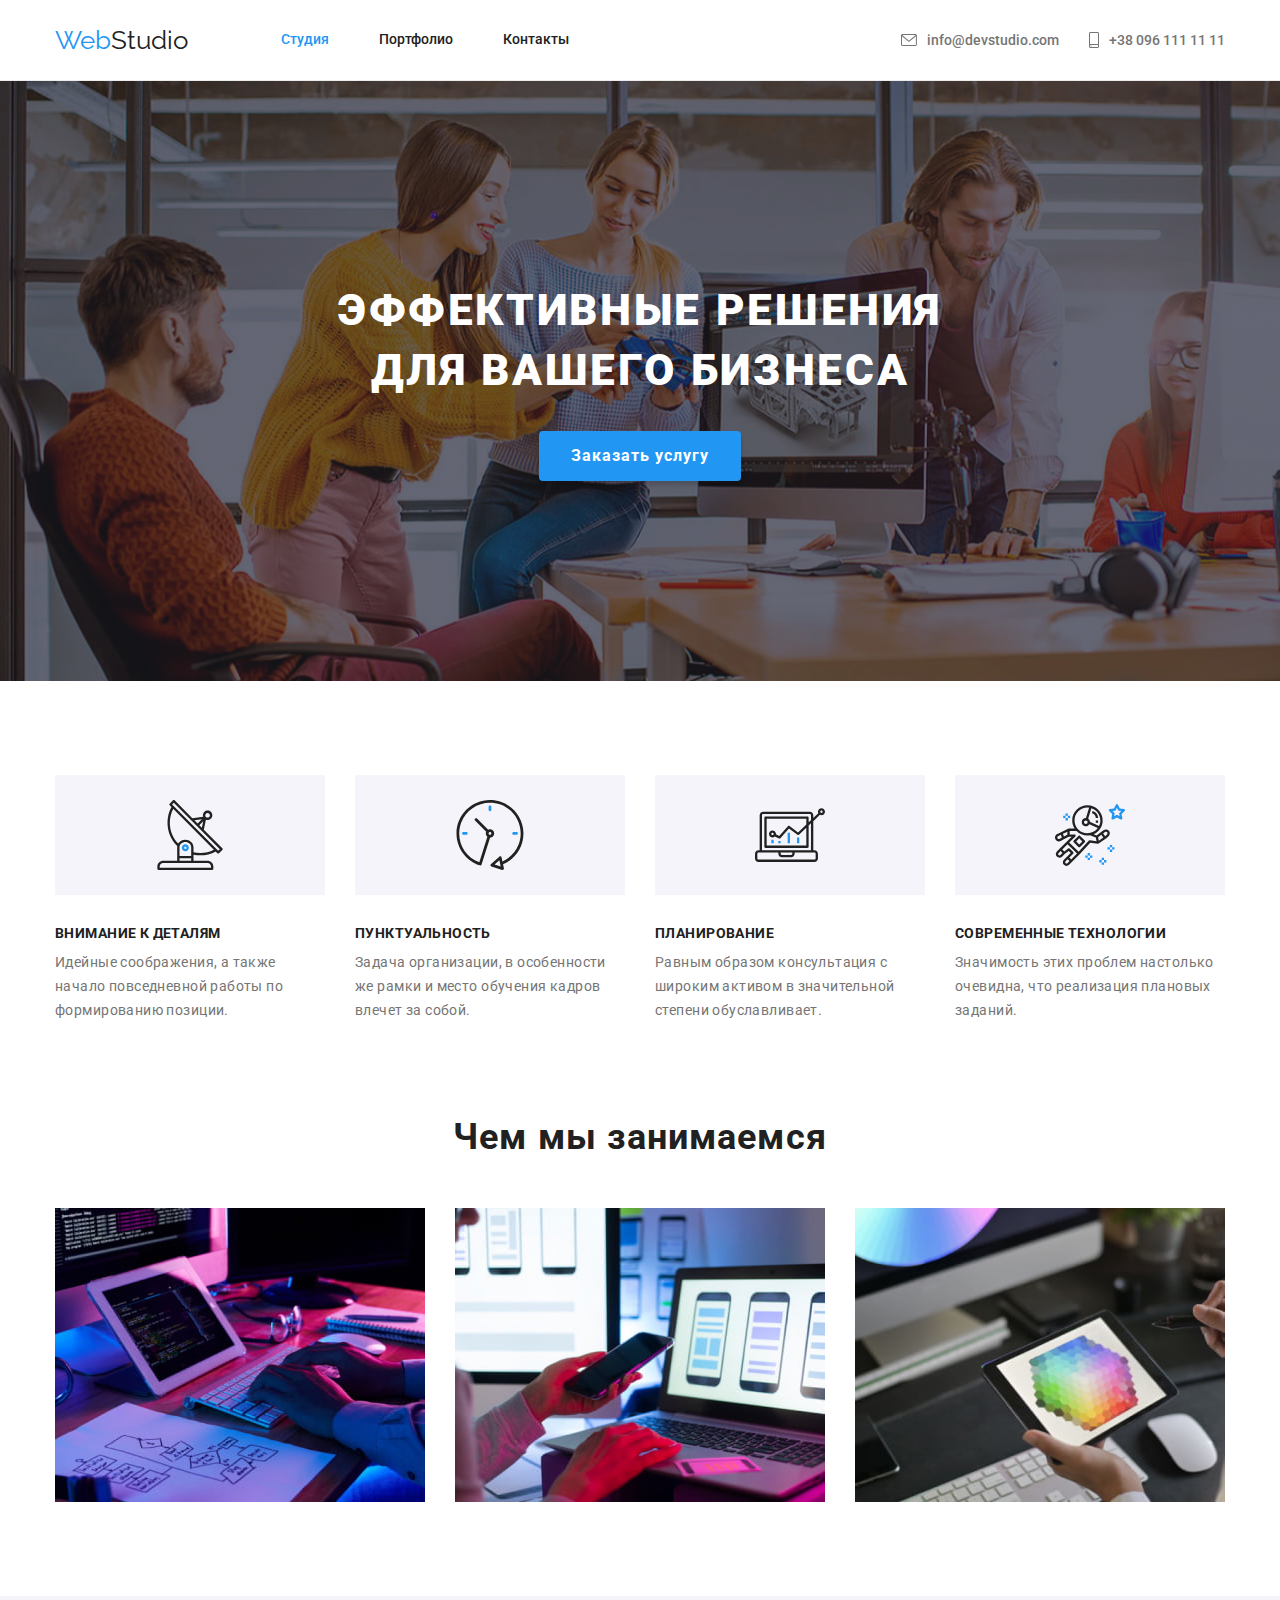
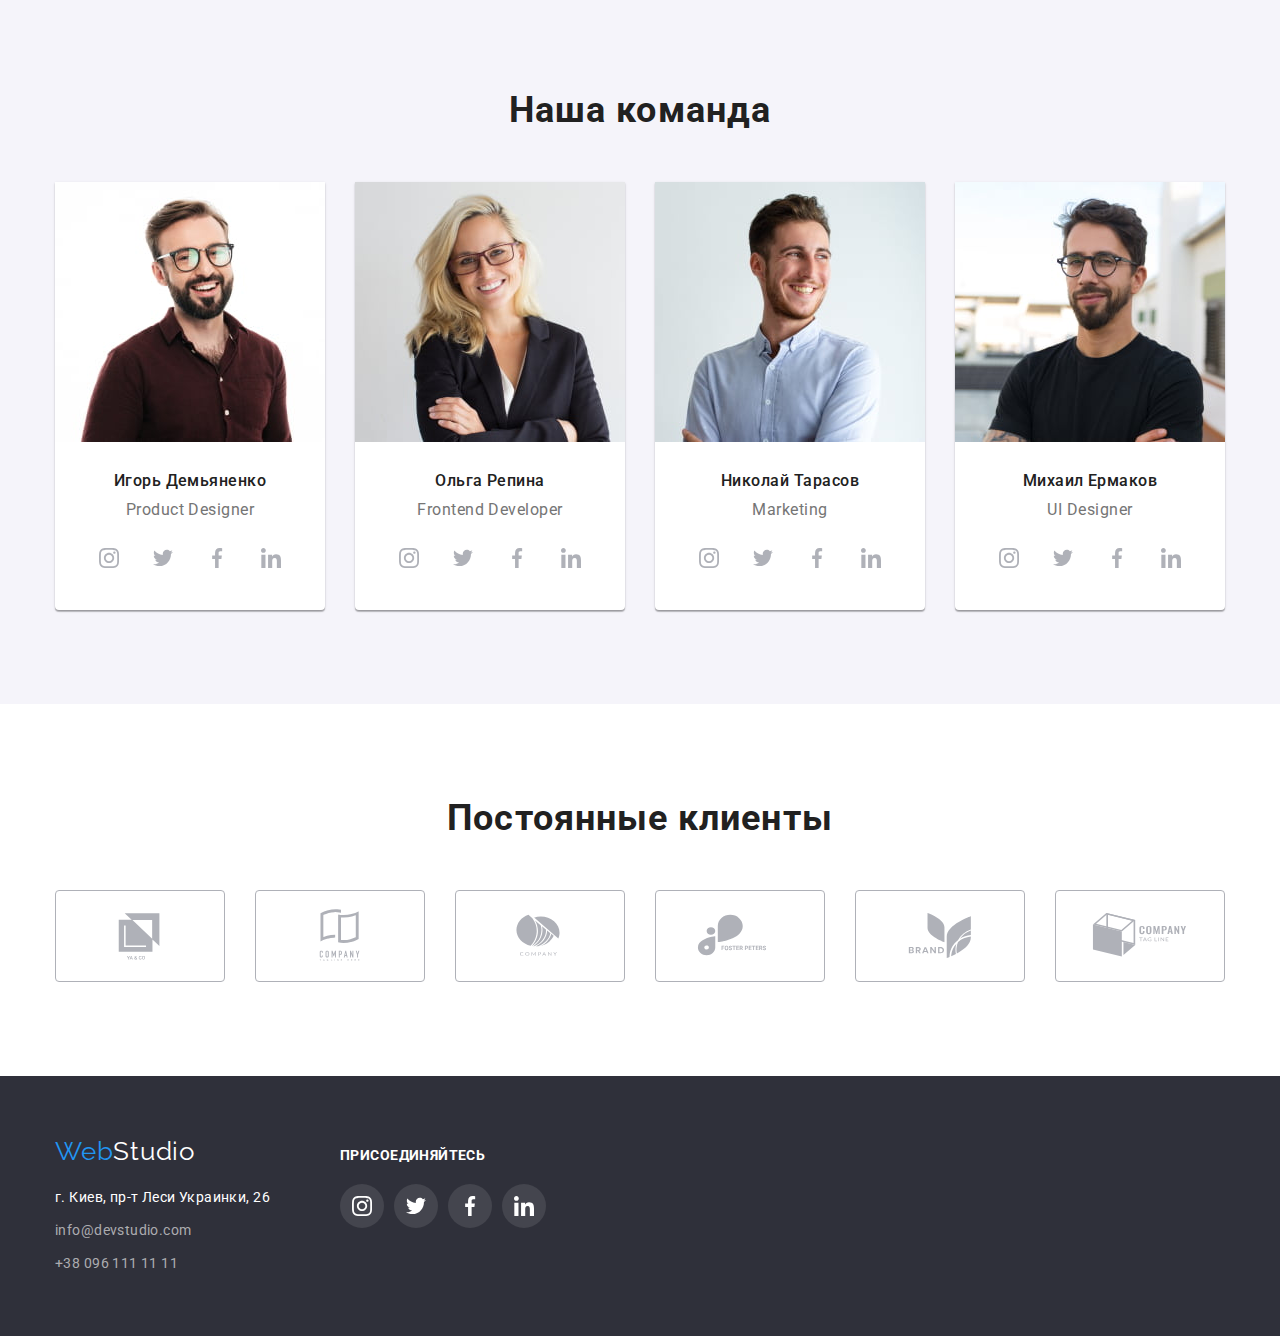
<file: index.html>
<!DOCTYPE html>
<html lang="ru">
  <head>
    <meta charset="UTF-8" />
    <meta http-equiv="X-UA-Compatible" content="IE=edge" />
    <meta name="viewport" content="width=device-width, initial-scale=1.0" />
    <title>homework1</title>
    <link
      rel="stylesheet"
      href="https://cdnjs.cloudflare.com/ajax/libs/modern-normalize/1.1.0/modern-normalize.css"
    />
    <link rel="stylesheet" href="css/styles.css" />
    <link
      href="https://fonts.googleapis.com/css2?family=Raleway:wght@700&family=Roboto:wght@400;500;700;900&display=swap"
      rel="stylesheet"
    />
  </head>
  <body>
    <!-- Шапка -->

    <header>
      <div class="container header">
        <a class="logo-text" href="index.html"><span class="logo-item">Web</span>Studio</a>
        <nav class="nav-section">
          <ul class="header-list">
            <li class="header-list-item">
              <a id="studio" class="nav-link" href="index.html">Студия</a>
            </li>
            <li class="header-list-item">
              <a class="nav-link" href="portfolio.html">Портфолио</a>
            </li>
            <li class="header-list-item"><a class="nav-link" href="#">Контакты</a></li>
          </ul>
        </nav>

        <ul class="nav-list">
          <li class="list-item">
            <a class="contacts" href="mailto:info@devstudio.com">
              <svg class="mail">
                <use href="./images/icons.svg#envelope"></use>
              </svg>
              info@devstudio.com</a
            >
          </li>
          <li class="list-item">
            <a class="contacts" href="tel:+380961111111">
              <svg class="telephone">
                <use href="./images/icons.svg#smartphone"></use>
              </svg>
              +38 096 111 11 11</a
            >
          </li>
        </ul>
      </div>
    </header>

    <!-- Основное -->
    <main>
      <!-- H1 секция -->
      <section class="top-section">
        <div class="container hero">
          <h1 class="h1-text">Эффективные решения для вашего бизнеса</h1>
          <button class="button-h1-section" type="button">Заказать услугу</button>
        </div>
      </section>
      <!-- Наши преимущества -->
      <section class="section">
        <div class="container our-advantages">
          <ul class="our-advantages-list">
            <li class="our-advantages-text">
              <div class="our-advantages-content-img">
                <svg class="image antena">
                  <use href="./images/icons.svg#antenna"></use>
                </svg>
              </div>
              <h3 class="our-advantages-h3">Внимание к деталям</h3>
              <p>
                Идейные соображения, а также начало повседневной работы по формированию позиции.
              </p>
            </li>
            <li class="our-advantages-text">
              <div class="our-advantages-content-img">
                <svg class="image clock">
                  <use href="./images/icons.svg#clock"></use>
                </svg>
              </div>
              <h3 class="our-advantages-h3">Пунктуальность</h3>
              <p>
                Задача организации, в особенности же рамки и место обучения кадров влечет за собой.
              </p>
            </li>
            <li class="our-advantages-text">
              <div class="our-advantages-content-img">
                <svg class="image diagram">
                  <use href="./images/icons.svg#diagram"></use>
                </svg>
              </div>
              <h3 class="our-advantages-h3">Планирование</h3>
              <p>
                Равным образом консультация с широким активом в значительной степени обуславливает.
              </p>
            </li>
            <li class="our-advantages-text">
              <div class="our-advantages-content-img">
                <svg class="image astronaut">
                  <use href="./images/icons.svg#astronaut"></use>
                </svg>
              </div>
              <h3 class="our-advantages-h3">Современные технологии</h3>
              <p>Значимость этих проблем настолько очевидна, что реализация плановых заданий.</p>
            </li>
          </ul>
        </div>
      </section>

      <!-- Чем мы занимаемся -->

      <section class="section what-we-do">
        <div class="container">
          <h2 class="what-we-do-text">Чем мы занимаемся</h2>
          <ul class="what-we-do-img-list">
            <li class="what-we-do-img-item">
              <img src="images/img-1sq.jpeg" width="370" alt="работник пишет код" />
            </li>
            <li class="what-we-do-img-item">
              <img src="images/img-2sq.jpeg" width="370" alt="работник выбирает интерфейс" />
            </li>
            <li class="what-we-do-img-item">
              <img src="images/img-3sq.jpeg" width="370" alt="работник выбирает цвет" />
            </li>
          </ul>
        </div>
      </section>

      <!-- Наша команда! -->

      <section class="section our-team-section">
        <div class="container our-team-table">
          <h2 class="our-team">Наша команда</h2>
          <ul class="our-team-list">
            <li class="our-team-item">
              <img
                src="images/img-sq.jpeg"
                width="270"
                alt="работник мужчина в очках и в рубашке"
              />
              <div class="our-team-about-text">
                <h3 class="our-team-name">Игорь Демьяненко</h3>
                <p class="our-team-profession">Product Designer</p>
                <ul class="our-team-list-social">
                  <li class="our-team-social-item">
                    <a class="social-link" href=""
                      ><svg class="social-image">
                        <use href="./images/icons.svg#instagram"></use></svg
                    ></a>
                  </li>
                  <li class="our-team-social-item">
                    <a class="social-link" href=""
                      ><svg class="social-image">
                        <use href="./images/icons.svg#twitter"></use></svg
                    ></a>
                  </li>
                  <li class="our-team-social-item">
                    <a class="social-link" href=""
                      ><svg class="social-image">
                        <use href="./images/icons.svg#facebook"></use></svg
                    ></a>
                  </li>
                  <li class="our-team-social-item">
                    <a class="social-link" href=""
                      ><svg class="social-image">
                        <use href="./images/icons.svg#linkedin"></use></svg
                    ></a>
                  </li>
                </ul>
              </div>
            </li>
            <li class="our-team-item">
              <img src="images/img4sq.jpeg" width="270" alt="работник женщина" />
              <div class="our-team-about-text">
                <h3 class="our-team-name">Ольга Репина</h3>
                <p class="our-team-profession">Frontend Developer</p>
                <ul class="our-team-list-social">
                  <li class="our-team-social-item">
                    <a class="social-link" href=""
                      ><svg class="social-image">
                        <use href="./images/icons.svg#instagram"></use></svg
                    ></a>
                  </li>
                  <li class="our-team-social-item">
                    <a class="social-link" href=""
                      ><svg class="social-image">
                        <use href="./images/icons.svg#twitter"></use></svg
                    ></a>
                  </li>
                  <li class="our-team-social-item">
                    <a class="social-link" href=""
                      ><svg class="social-image">
                        <use href="./images/icons.svg#facebook"></use></svg
                    ></a>
                  </li>
                  <li class="our-team-social-item">
                    <a class="social-link" href=""
                      ><svg class="social-image">
                        <use href="./images/icons.svg#linkedin"></use></svg
                    ></a>
                  </li>
                </ul>
              </div>
            </li>
            <li class="our-team-item">
              <img src="images/img5sq.jpeg" width="270" alt="работник мужчина без очков" />
              <div class="our-team-about-text">
                <h3 class="our-team-name">Николай Тарасов</h3>
                <p class="our-team-profession">Marketing</p>
                <ul class="our-team-list-social">
                  <li class="our-team-social-item">
                    <a class="social-link" href=""
                      ><svg class="social-image">
                        <use href="./images/icons.svg#instagram"></use></svg
                    ></a>
                  </li>
                  <li class="our-team-social-item">
                    <a class="social-link" href=""
                      ><svg class="social-image">
                        <use href="./images/icons.svg#twitter"></use></svg
                    ></a>
                  </li>
                  <li class="our-team-social-item">
                    <a class="social-link" href=""
                      ><svg class="social-image">
                        <use href="./images/icons.svg#facebook"></use></svg
                    ></a>
                  </li>
                  <li class="our-team-social-item">
                    <a class="social-link" href=""
                      ><svg class="social-image">
                        <use href="./images/icons.svg#linkedin"></use></svg
                    ></a>
                  </li>
                </ul>
              </div>
            </li>
            <li class="our-team-item">
              <img
                src="images/img6sq.jpeg"
                width="270"
                alt="работник мужчина в  очках и в футболке"
              />
              <div class="our-team-about-text">
                <h3 class="our-team-name">Михаил Ермаков</h3>
                <p class="our-team-profession">UI Designer</p>
                <ul class="our-team-list-social">
                  <li class="our-team-social-item">
                    <a class="social-link" href=""
                      ><svg class="social-image">
                        <use href="./images/icons.svg#instagram"></use></svg
                    ></a>
                  </li>
                  <li class="our-team-social-item">
                    <a class="social-link" href=""
                      ><svg class="social-image">
                        <use href="./images/icons.svg#twitter"></use></svg
                    ></a>
                  </li>
                  <li class="our-team-social-item">
                    <a class="social-link" href=""
                      ><svg class="social-image">
                        <use href="./images/icons.svg#facebook"></use></svg
                    ></a>
                  </li>
                  <li class="our-team-social-item">
                    <a class="social-link" href=""
                      ><svg class="social-image">
                        <use href="./images/icons.svg#linkedin"></use></svg
                    ></a>
                  </li>
                </ul>
              </div>
            </li>
          </ul>
        </div>
      </section>
      <!-- Постоянные клиенты -->
      <section class="section regular-customers">
        <div class="container">
          <h2 class="regular-customers-text">Постоянные клиенты</h2>
          <ul class="regular-customers-list">
            <li class="regular-customers-content">
              <a class="regular-customers-link" href=""
                ><svg class="customers-image">
                  <use href="./images/icons.svg#logo"></use></svg
              ></a>
            </li>
            <li class="regular-customers-content">
              <a class="regular-customers-link" href=""
                ><svg class="customers-image">
                  <use href="./images/icons.svg#logo-2"></use></svg
              ></a>
            </li>
            <li class="regular-customers-content">
              <a class="regular-customers-link" href=""
                ><svg class="customers-image">
                  <use href="./images/icons.svg#logo-3"></use></svg
              ></a>
            </li>
            <li class="regular-customers-content">
              <a class="regular-customers-link" href=""
                ><svg class="customers-image">
                  <use href="./images/icons.svg#logo-4"></use></svg
              ></a>
            </li>
            <li class="regular-customers-content">
              <a class="regular-customers-link" href=""
                ><svg class="customers-image">
                  <use href="./images/icons.svg#logo-5"></use></svg
              ></a>
            </li>
            <li class="regular-customers-content">
              <a class="regular-customers-link" href=""
                ><svg class="customers-image">
                  <use href="./images/icons.svg#logo-6"></use></svg
              ></a>
            </li>
          </ul>
        </div>
      </section>
    </main>
    <!-- Подвал -->
    <footer class="footer-section">
      <div class="container footer-section-content">
        <div>
          <a class="logo-footer" href="#"
            ><span class="logo-footer-text">Web</span
            ><span class="logo-footer-text-two">Studio</span></a
          >
          <address class="address">
            г. Киев, пр-т Леси Украинки, 26
            <ul class="footer-list-contacts">
              <li>
                <a class="contacts-footer" href="mailto:info@devstudio.com">info@devstudio.com</a>
              </li>
              <li><a class="contacts-footer" href="tel:+380961111111">+38 096 111 11 11</a></li>
            </ul>
          </address>
        </div>
        <div class="footer-social">
          <p class="footer-social-text">присоединяйтесь</p>
          <ul class="footer-social-list">
            <li class="footer-social-item">
              <a class="social-link-footer" href=""
                ><svg class="social-image-footer">
                  <use href="./images/icons.svg#instagram"></use></svg
              ></a>
            </li>
            <li class="footer-social-item">
              <a class="social-link-footer" href=""
                ><svg class="social-image-footer">
                  <use href="./images/icons.svg#twitter"></use></svg
              ></a>
            </li>
            <li class="footer-social-item">
              <a class="social-link-footer" href=""
                ><svg class="social-image-footer">
                  <use href="./images/icons.svg#facebook"></use></svg
              ></a>
            </li>
            <li class="footer-social-item">
              <a class="social-link-footer" href=""
                ><svg class="social-image-footer">
                  <use href="./images/icons.svg#linkedin"></use></svg
              ></a>
            </li>
          </ul>
        </div>
      </div>
    </footer>
  </body>
</html>
</file>
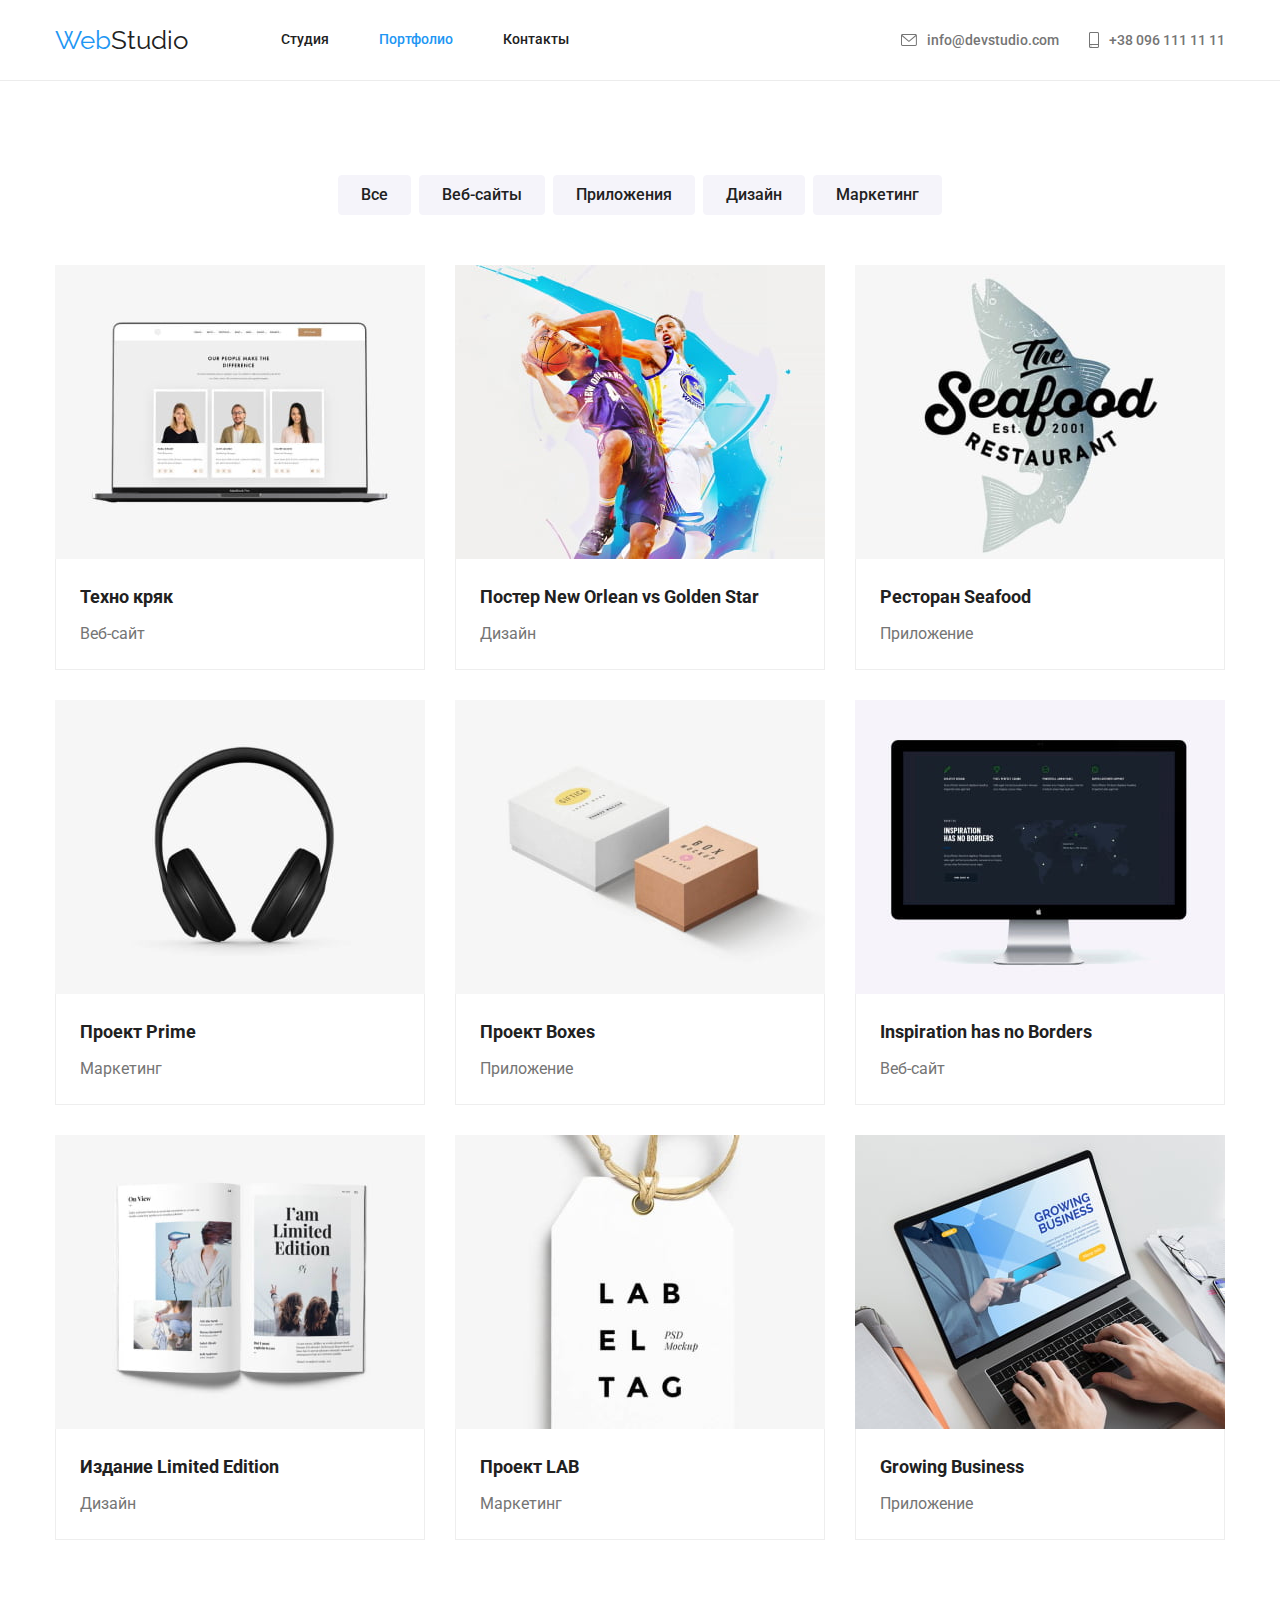
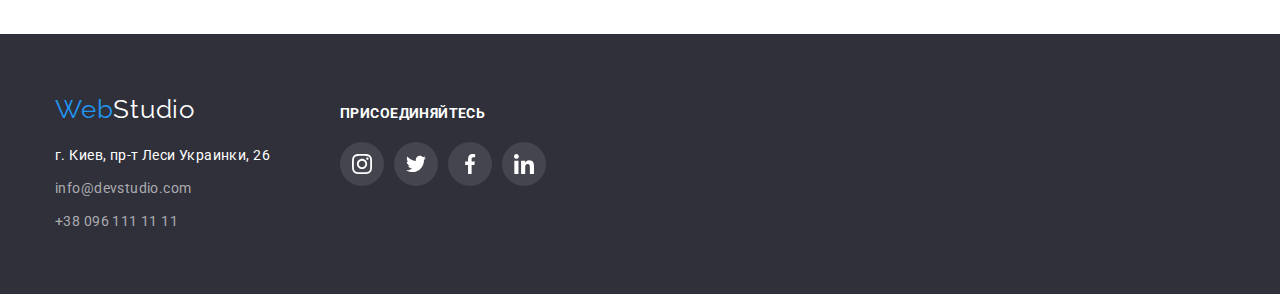
<file: portfolio.html>
<!DOCTYPE html>
<html lang="ru">
  <head>
    <meta charset="UTF-8" />
    <meta http-equiv="X-UA-Compatible" content="IE=edge" />
    <meta name="viewport" content="width=device-width, initial-scale=1.0" />
    <title>Document</title>
    <link
      rel="stylesheet"
      href="https://cdnjs.cloudflare.com/ajax/libs/modern-normalize/1.1.0/modern-normalize.css"
    />
    <link rel="stylesheet" href="css/styles.css" />
    <link rel="preconnect" href="https://fonts.googleapis.com" />
    <link rel="preconnect" href="https://fonts.gstatic.com" crossorigin />
    <link
      href="https://fonts.googleapis.com/css2?family=Raleway:wght@700&family=Roboto:wght@400;500;700;900&display=swap"
      rel="stylesheet"
    />
  </head>
  <body>
    <!-- Шапка -->
    <header>
      <div class="container header">
        <section class="logo">
          <a class="logo-text" href=""><span class="logo-item">Web</span>Studio</a>
        </section>
        <nav class="nav-section">
          <ul class="header-list">
            <li class="header-list-item"><a class="nav-link" href="index.html">Студия</a></li>
            <li class="header-list-item">
              <a id="portfolio" class="nav-link" href="portfolio.html">Портфолио</a>
            </li>
            <li class="header-list-item"><a class="nav-link" href="#">Контакты</a></li>
          </ul>
        </nav>

        <ul class="nav-list">
          <li class="list-item">
            <a class="contacts" href="mailto:info@devstudio.com">
              <svg class="mail">
                <use href="./images/icons.svg#envelope"></use>
              </svg>
              info@devstudio.com</a
            >
          </li>
          <li class="list-item">
            <a class="contacts" href="tel:+380961111111">
              <svg class="telephone">
                <use href="./images/icons.svg#smartphone"></use>
              </svg>
              +38 096 111 11 11</a
            >
          </li>
        </ul>
      </div>
    </header>
    <!-- Основное -->
    <main>
      <!-- Фильтры -->
      <section class="section">
        <div class="container main-container">
          <ul class="button-section">
            <li class="button-list"><button class="button-filter" type="button">Все</button></li>
            <li class="button-list">
              <button class="button-filter" type="button">Веб-сайты</button>
            </li>
            <li class="button-list">
              <button class="button-filter" type="button">Приложения</button>
            </li>
            <li class="button-list"><button class="button-filter" type="button">Дизайн</button></li>
            <li class="button-list">
              <button class="button-filter" type="button">Маркетинг</button>
            </li>
          </ul>
          <!-- Портфолио -->
          <ul class="portfolio">
            <li class="portfolio-list">
              <a class="portfolio-link" href="./index.html"
                ><img
                  src="images/img-portfolio-sq.jpeg"
                  width="370"
                  alt="на ноутбуке открыт сайт"
                />
                <div class="portfolio-list-text">
                  <h3 class="portfolio-h3">Техно кряк</h3>
                  <p class="portfolio-text">Веб-сайт</p>
                </div>
              </a>
            </li>
            <li class="portfolio-list">
              <a class="portfolio-link" href=""
                ><img
                  src="images/img-basketball-sq.jpeg"
                  width="370"
                  alt="два баскетболиста боряться за мяч"
                />
                <div class="portfolio-list-text">
                  <h3 class="portfolio-h3">Постер New Orlean vs Golden Star</h3>
                  <p class="portfolio-text">Дизайн</p>
                </div></a
              >
            </li>
            <li class="portfolio-list">
              <a class="portfolio-link" href=""
                ><img
                  src="images/img3-portfolio-sq.jpeg"
                  width="370"
                  alt="реклама ресторана морской еды"
                />
                <div class="portfolio-list-text">
                  <h3 class="portfolio-h3">Ресторан Seafood</h3>
                  <p class="portfolio-text">Приложение</p>
                </div></a
              >
            </li>
            <li class="portfolio-list">
              <a class="portfolio-link" href=""
                ><img src="images/img4-portfolio-sq.jpeg" width="370" alt="черные наушники" />
                <div class="portfolio-list-text">
                  <h3 class="portfolio-h3">Проект Prime</h3>
                  <p class="portfolio-text">Маркетинг</p>
                </div></a
              >
            </li>
            <li class="portfolio-list">
              <a class="portfolio-link" href=""
                ><img
                  src="images/img5-portfolio-sq.jpeg"
                  width="370"
                  alt="две коробки коричневая и белая"
                />
                <div class="portfolio-list-text">
                  <h3 class="portfolio-h3">Проект Boxes</h3>
                  <p class="portfolio-text">Приложение</p>
                </div></a
              >
            </li>
            <li class="portfolio-list">
              <a class="portfolio-link" href=""
                ><img
                  src="images/img6-portfolio-sq.jpeg"
                  width="370"
                  alt="экран компьютера с открытым сайтом"
                />
                <div class="portfolio-list-text">
                  <h3 class="portfolio-h3">Inspiration has no Borders</h3>
                  <p class="portfolio-text">Веб-сайт</p>
                </div></a
              >
            </li>
            <li class="portfolio-list">
              <a class="portfolio-link" href=""
                ><img src="images/img7-portfolio-sq.jpeg" width="370" alt="открытая книга" />
                <div class="portfolio-list-text">
                  <h3 class="portfolio-h3">Издание Limited Edition</h3>
                  <p class="portfolio-text">Дизайн</p>
                </div></a
              >
            </li>
            <li class="portfolio-list">
              <a class="portfolio-link" href=""
                ><img src="images/img8-portfolio-sq.jpeg" width="370" alt="лейба от одежды" />
                <div class="portfolio-list-text">
                  <h3 class="portfolio-h3">Проект LAB</h3>
                  <p class="portfolio-text">Маркетинг</p>
                </div></a
              >
            </li>
            <li class="portfolio-list">
              <a class="portfolio-link" href=""
                ><img
                  src="images/img9-portfolio-sq.jpeg"
                  width="370"
                  alt="парень печатает на ноутбуке"
                />
                <div class="portfolio-list-text">
                  <h3 class="portfolio-h3">Growing Business</h3>
                  <p class="portfolio-text">Приложение</p>
                </div></a
              >
            </li>
          </ul>
        </div>
      </section>
    </main>
    <!-- Подвал -->
    <footer class="footer-section">
      <div class="container footer-section-content">
        <div>
          <a class="logo-footer" href="#"
            ><span class="logo-footer-text">Web</span
            ><span class="logo-footer-text-two">Studio</span></a
          >
          <address class="address">
            г. Киев, пр-т Леси Украинки, 26
            <ul class="footer-list-contacts">
              <li>
                <a class="contacts-footer" href="mailto:info@devstudio.com">info@devstudio.com</a>
              </li>
              <li><a class="contacts-footer" href="tel:+380961111111">+38 096 111 11 11</a></li>
            </ul>
          </address>
        </div>
        <div class="footer-social">
          <p class="footer-social-text">присоединяйтесь</p>
          <ul class="footer-social-list">
            <li class="footer-social-item">
              <a class="social-link-footer" href=""
                ><svg class="social-image-footer">
                  <use href="./images/icons.svg#instagram"></use></svg
              ></a>
            </li>
            <li class="footer-social-item">
              <a class="social-link-footer" href=""
                ><svg class="social-image-footer">
                  <use href="./images/icons.svg#twitter"></use></svg
              ></a>
            </li>
            <li class="footer-social-item">
              <a class="social-link-footer" href=""
                ><svg class="social-image-footer">
                  <use href="./images/icons.svg#facebook"></use></svg
              ></a>
            </li>
            <li class="footer-social-item">
              <a class="social-link-footer" href=""
                ><svg class="social-image-footer">
                  <use href="./images/icons.svg#linkedin"></use></svg
              ></a>
            </li>
          </ul>
        </div>
      </div>
    </footer>
  </body>
</html>
</file>
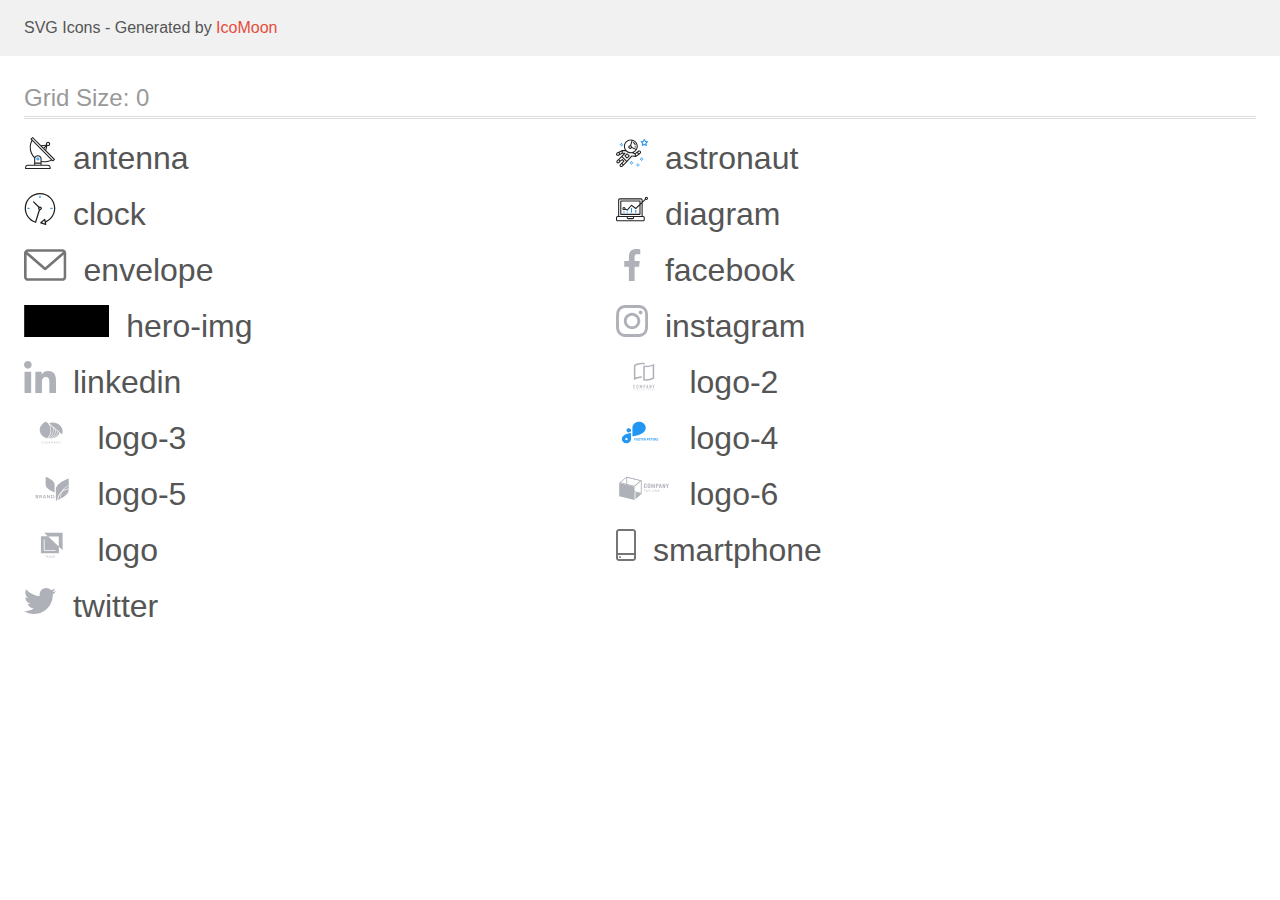
<file: images/svg-images/icomoon/demo.html>
<!DOCTYPE html>
<html>
  <head>
    <title>IcoMoon - SVG Icons</title>
    <meta charset="utf-8" />
    <meta name="viewport" content="width=device-width, initial-scale=1" />
    <link rel="stylesheet" href="demo-files/demo.css" />
    <link rel="stylesheet" href="style.css" />
  </head>
  <body>
    <svg
      aria-hidden="true"
      style="position: absolute; width: 0; height: 0; overflow: hidden"
      version="1.1"
      xmlns="http://www.w3.org/2000/svg"
      xmlns:xlink="http://www.w3.org/1999/xlink"
    >
      <defs>
        <symbol id="antenna" viewBox="0 0 32 32">
          <path
            fill="#212121"
            style="fill: var(--color1, #212121)"
            d="M30.773 22.098l-8.443-8.505 0.937-4.616c0.225 0.090 0.485 0.144 0.758 0.146h0.007c0.008 0 0.017 0 0.026 0 1.192 0 2.159-0.967 2.159-2.159s-0.967-2.159-2.159-2.159c-1.192 0-2.159 0.967-2.159 2.159 0 0.259 0.046 0.508 0.13 0.739l-0.005-0.015-4.96 0.606-8.091-8.133c-0.096-0.098-0.229-0.159-0.376-0.16h-0c-0.14 0.001-0.274 0.057-0.373 0.155l-1.512 1.504c-0.096 0.097-0.156 0.23-0.156 0.377s0.060 0.281 0.156 0.377v0l0.814 0.825c-1.143 2.062-1.816 4.522-1.816 7.139 0 4.106 1.656 7.824 4.336 10.525l-0.001-0.001c0.043 0.041 0.092 0.074 0.146 0.097-0.032 0.164-0.051 0.353-0.052 0.546v6.188h-6.4c-1.472 0.001-2.666 1.194-2.667 2.666v1.067c0 0.295 0.239 0.534 0.534 0.534h24.534c0.294 0 0.533-0.239 0.533-0.534v-1.067c-0.002-1.472-1.195-2.665-2.666-2.666h-6.4v-2.742c1.003 0.21 2.024 0.317 3.049 0.32 2.58-0.003 5.005-0.663 7.117-1.822l-0.077 0.039 0.818 0.823c0.099 0.101 0.235 0.159 0.376 0.16 0.14-0.001 0.274-0.057 0.373-0.155l1.512-1.504c0.096-0.097 0.156-0.23 0.156-0.377s-0.060-0.281-0.156-0.377v0zM23.28 6.233c0.193-0.192 0.459-0.31 0.752-0.31 0.589 0 1.067 0.478 1.067 1.066s-0.477 1.066-1.067 1.066c-0 0-0 0-0 0h-0.004c-0.587-0.003-1.061-0.479-1.061-1.066 0-0.295 0.12-0.563 0.314-0.756l0-0h-0.002zM22.024 9.737l-0.598 2.946-1.175-1.183 1.774-1.763zM21.419 8.835l-1.92 1.909-1.486-1.493 3.406-0.416zM24.004 28.8c0.884 0 1.6 0.716 1.6 1.6v0 0.534h-23.466v-0.534c0-0.884 0.716-1.6 1.6-1.6v0h20.267zM16.538 26.666v1.067h-5.334v-1.067h5.334zM11.204 25.6v-4.053c0-1.294 1.196-2.346 2.667-2.346s2.667 1.053 2.667 2.346v4.053h-5.334zM17.604 23.904v-2.357c0-1.882-1.675-3.413-3.733-3.413-0.017-0-0.038-0-0.058-0-1.353 0-2.54 0.707-3.213 1.771l-0.009 0.016c-2.36-2.482-3.812-5.846-3.812-9.55 0-2.314 0.567-4.496 1.569-6.414l-0.036 0.077 18.602 18.709c-1.823 0.947-3.979 1.502-6.266 1.502-1.079 0-2.128-0.124-3.136-0.357l0.093 0.018zM28.893 23.22l-21.057-21.181 0.754-0.752 7.935 7.98c0.004 0 0.006 0.007 0.010 0.010l13.114 13.191-0.757 0.752z"
          ></path>
          <path
            fill="#2196f3"
            style="fill: var(--color2, #2196f3)"
            d="M13.876 20.267h-0.005c-0.001 0-0.002 0-0.002 0-0.884 0-1.6 0.716-1.6 1.6s0.715 1.599 1.597 1.6h0.005c0.001 0 0.001 0 0.002 0 0.884 0 1.6-0.716 1.6-1.6s-0.715-1.599-1.598-1.6h-0zM14.249 22.245c-0.096 0.096-0.229 0.155-0.376 0.155-0.295 0-0.534-0.239-0.534-0.534s0.238-0.533 0.532-0.533h0c0.293 0.001 0.531 0.239 0.531 0.533 0 0.148-0.060 0.282-0.157 0.378l-0 0h0.005z"
          ></path>
        </symbol>
        <symbol id="astronaut" viewBox="0 0 32 32">
          <path
            fill="#2196f3"
            style="fill: var(--color2, #2196f3)"
            d="M31.974 4.524c-0.064-0.191-0.227-0.332-0.427-0.362l-0.003-0-1.911-0.278-0.855-1.731c-0.179-0.365-0.777-0.365-0.956 0l-0.855 1.731-1.911 0.278c-0.26 0.039-0.457 0.26-0.457 0.528 0 0.15 0.062 0.285 0.161 0.382l1.383 1.348-0.326 1.903c-0.034 0.2 0.048 0.402 0.212 0.522 0.166 0.12 0.383 0.135 0.562 0.040l1.709-0.899 1.709 0.899c0.072 0.038 0.157 0.061 0.247 0.061 0.295 0 0.534-0.239 0.534-0.534 0-0.031-0.003-0.062-0.008-0.092l0 0.003-0.326-1.903 1.383-1.348c0.099-0.097 0.161-0.233 0.161-0.382 0-0.059-0.009-0.115-0.027-0.168l0.001 0.004zM29.511 5.851c-0.126 0.122-0.183 0.299-0.153 0.472l0.191 1.114-1-0.526c-0.072-0.039-0.158-0.062-0.249-0.062s-0.177 0.023-0.252 0.063l0.003-0.001-1 0.526 0.191-1.114c0.005-0.027 0.008-0.059 0.008-0.091 0-0.149-0.061-0.285-0.16-0.381l-0-0-0.811-0.79 1.119-0.162c0.174-0.025 0.324-0.134 0.402-0.292l0.5-1.013 0.5 1.013c0.078 0.158 0.228 0.267 0.402 0.292l1.119 0.162-0.809 0.79zM26.134 20.522h-1.067v1.067h1.067v-1.067zM26.134 22.656h-1.067v1.066h1.067v-1.066zM27.2 21.589h-1.067v1.067h1.067v-1.067zM25.067 21.589h-1.067v1.067h1.067v-1.067zM22.4 26.389h-1.067v1.067h1.067v-1.067zM22.4 28.523h-1.067v1.067h1.067v-1.067zM23.467 27.456h-1.067v1.067h1.067v-1.067zM21.334 27.456h-1.067v1.067h1.067v-1.067zM16 24.256h-1.066v1.067h1.066v-1.067zM16 26.389h-1.066v1.067h1.066v-1.067zM17.067 25.322h-1.067v1.067h1.067v-1.067zM14.934 25.322h-1.067v1.067h1.067v-1.067zM5.867 6.122h-1.066v1.066h1.066v-1.066zM5.867 8.256h-1.066v1.066h1.066v-1.066zM6.933 7.189h-1.067v1.067h1.066v-1.067zM4.8 7.189h-1.067v1.067h1.067v-1.067z"
          ></path>
          <path
            fill="#212121"
            style="fill: var(--color1, #212121)"
            d="M24.715 14.16c-0.28-0.376-0.698-0.636-1.179-0.703l-0.009-0.001c-0.076-0.012-0.164-0.018-0.254-0.018-0.411 0-0.789 0.139-1.090 0.373l0.004-0.003-1.253 0.96-1.898 1.417-1.358-0.541c2.421-1.086 4.113-3.508 4.113-6.32 0-3.823-3.122-6.934-6.961-6.934s-6.961 3.11-6.961 6.934c0 1.386 0.415 2.674 1.12 3.759l-2.768-0.024c-0.009 0-0.016 0.005-0.023 0.005-0.057 0.003-0.11 0.014-0.159 0.033l0.004-0.001c-0.013 0.005-0.026 0.007-0.038 0.013-0.006 0.003-0.013 0.003-0.019 0.006l-3.233 1.596c-0 0-0.001 0-0.001 0.001l-1.893 0.91c-0.024 0.011-0.045 0.023-0.065 0.036l0.001-0.001c-0.482 0.324-0.795 0.867-0.795 1.483 0 0.297 0.073 0.577 0.201 0.823l-0.005-0.010c0.22 0.424 0.592 0.742 1.043 0.885l0.013 0.003c0.161 0.053 0.345 0.083 0.537 0.083 0.308 0 0.598-0.078 0.851-0.216l-0.009 0.005 1.388-0.738 2.264-1.169 1.357-0.008-5.442 5.415c0 0.001-0.001 0.001-0.001 0.001l-1.339 1.333c-0.303 0.299-0.491 0.714-0.491 1.173 0 0.002 0 0.003 0 0.005v-0c0.002 0.919 0.748 1.664 1.667 1.664 0.001 0 0.002 0 0.002 0h-0c0.428 0 0.854-0.162 1.18-0.485l1.314-1.309 1.741-1.3 0.901 0.897-3.102 3.088c-0.303 0.299-0.491 0.714-0.491 1.173 0 0.001 0 0.003 0 0.004v-0c0 0.445 0.174 0.864 0.49 1.179 0.302 0.3 0.717 0.485 1.176 0.485 0.001 0 0.002 0 0.003 0h-0c0.427 0 0.855-0.162 1.18-0.485l4.488-4.472c0.007-0.006 0.016-0.009 0.022-0.016l5.166-5.658 3.471 0.494c0.025 0.004 0.050 0.006 0.075 0.006 0.064 0 0.127-0.016 0.187-0.038 0.017-0.006 0.032-0.015 0.049-0.023 0.019-0.010 0.039-0.015 0.058-0.027l3.213-2.133c0.012-0.008 0.018-0.021 0.029-0.030 0.013-0.010 0.029-0.014 0.041-0.026l1.271-1.191c0.348-0.326 0.564-0.787 0.564-1.3 0-0.4-0.132-0.769-0.355-1.066l0.003 0.005zM2.13 17.77c-0.098 0.054-0.215 0.086-0.34 0.086-0.078 0-0.153-0.013-0.224-0.036l0.005 0.001c-0.294-0.093-0.504-0.364-0.504-0.683 0-0.235 0.114-0.444 0.289-0.575l0.002-0.001 1.314-0.632 0.316 0.924 0.133 0.389-0.992 0.527zM5.627 15.942l-1.548 0.8-0.255-0.746-0.184-0.537 2.027-1.001-0.040 1.484zM20.727 9.322c0 0.918-0.219 1.785-0.599 2.56l-4.181-1.899c-0.044-0.575-0.342-1.072-0.782-1.384l-0.006-0.004 1.464-4.861c2.377 0.757 4.104 2.975 4.104 5.588zM8.938 9.322c0-3.235 2.644-5.867 5.894-5.867 0.253 0 0.5 0.022 0.745 0.053l-1.432 4.753c-0.019 0-0.037-0.006-0.057-0.006-0 0-0.001 0-0.001 0-1.032 0-1.869 0.835-1.872 1.867v0c0.003 1.031 0.84 1.867 1.872 1.867 0 0 0 0 0.001 0h-0c0.695 0 1.295-0.383 1.618-0.944l3.863 1.755c-1.075 1.447-2.795 2.39-4.737 2.39-3.25 0-5.894-2.632-5.894-5.867zM14.895 10.122c0 0.441-0.362 0.8-0.806 0.8-0 0-0.001 0-0.001 0-0.443 0-0.802-0.358-0.804-0.8v-0c0-0.441 0.361-0.8 0.806-0.8s0.806 0.359 0.806 0.8zM2.464 25.146c-0.11 0.109-0.261 0.176-0.428 0.176s-0.317-0.067-0.427-0.175l0 0c-0.109-0.108-0.176-0.257-0.176-0.422s0.067-0.314 0.176-0.422l0-0 0.962-0.959 0.852 0.848-0.959 0.954zM5.678 28.88c-0.11 0.109-0.261 0.176-0.428 0.176s-0.317-0.067-0.427-0.175l0 0c-0.109-0.108-0.176-0.257-0.176-0.422s0.067-0.314 0.176-0.422l0-0 0.963-0.959 0.852 0.848-0.96 0.955zM9.16 25.411l-0.001 0.001-1.765 1.76-0.852-0.848 1.765-1.757c0.040-0.040 0.065-0.088 0.090-0.136 0.007-0.014 0.020-0.026 0.026-0.040 0.016-0.041 0.019-0.085 0.026-0.128 0.003-0.025 0.014-0.048 0.014-0.073 0-0.035-0.013-0.070-0.020-0.105-0.006-0.032-0.006-0.064-0.019-0.096-0.025-0.053-0.055-0.098-0.092-0.138l0 0c-0.010-0.012-0.014-0.026-0.025-0.038h-0.001s0-0.001-0.001-0.002l-1.607-1.6c-0.017-0.017-0.039-0.024-0.058-0.038-0.025-0.021-0.054-0.040-0.084-0.056l-0.003-0.001c-0.026-0.012-0.058-0.023-0.090-0.031l-0.003-0.001c-0.030-0.009-0.065-0.017-0.101-0.020l-0.002-0c-0.007-0-0.015-0-0.023-0-0.026 0-0.051 0.002-0.075 0.005l0.003-0c-0.036 0.005-0.069 0.009-0.104 0.021s-0.064 0.027-0.094 0.045c-0.020 0.011-0.043 0.015-0.061 0.029l-1.774 1.324-0.901-0.897 2.399-2.386 4.36 4.289-0.928 0.919zM15.979 18.394c-0.016-0.002-0.030 0.004-0.046 0.003-0.008-0-0.017-0.001-0.027-0.001-0.031 0-0.062 0.003-0.092 0.008l0.003-0c-0.070 0.011-0.132 0.035-0.187 0.070l0.002-0.001c-0.030 0.018-0.057 0.037-0.083 0.061-0.013 0.011-0.028 0.016-0.040 0.029l-4.698 5.146-4.328-4.256 2.833-2.818c0.096-0.097 0.156-0.23 0.156-0.377 0-0.295-0.239-0.534-0.534-0.534-0.001 0-0.001 0-0.002 0h0l-2.219 0.013 0.028-1.607 3.104 0.027c1.264 1.297 3.027 2.101 4.978 2.101 0.001 0 0.002 0 0.003 0h-0c0.438 0 0.864-0.046 1.28-0.122 0.040 0.032 0.080 0.064 0.129 0.085l2.41 0.96 0.152 0.758 0.178 0.886-3.003-0.427zM20.020 18.572l-0.313-1.558 1.446-1.080 0.946 1.257-2.080 1.381zM23.773 15.741l-0.837 0.785-0.931-1.236 0.831-0.637c0.155-0.119 0.351-0.168 0.543-0.143 0.193 0.027 0.364 0.128 0.48 0.284 0.088 0.117 0.141 0.265 0.141 0.426 0 0.206-0.087 0.391-0.226 0.521l-0 0z"
          ></path>
          <path
            fill="#212121"
            style="fill: var(--color1, #212121)"
            d="M13.602 18.544l-2.143-2.134c-0.096-0.096-0.229-0.155-0.376-0.155s-0.28 0.059-0.376 0.155l-2.143 2.133c-0.097 0.097-0.156 0.23-0.156 0.378s0.060 0.281 0.156 0.378l-0-0 2.142 2.134c0.096 0.096 0.229 0.156 0.376 0.156s0.28-0.059 0.376-0.156v0l2.143-2.134c0.097-0.097 0.157-0.23 0.157-0.378s-0.060-0.281-0.157-0.378l-0-0zM11.083 20.303l-1.387-1.381 1.386-1.381 1.387 1.381-1.387 1.381zM17.164 5.071l-0.258 1.036c0.071 0.018 1.738 0.452 1.738 2.149h1.067c0-2.017-1.666-2.965-2.547-3.184zM19.711 9.322h-1.067v1.066h1.067v-1.066z"
          ></path>
        </symbol>
        <symbol id="clock" viewBox="0 0 32 32">
          <path
            fill="#212121"
            style="fill: var(--color1, #212121)"
            d="M31.296 15.301c-0.001-8.452-6.855-15.303-15.308-15.301s-15.303 6.855-15.301 15.308c0.002 6.788 4.422 12.543 10.541 14.545l0.108 0.031c0.061 0.019 0.123 0.029 0.187 0.029 0.12 0 0.238-0.032 0.342-0.094 0.135-0.080 0.236-0.207 0.283-0.357l3.865-12.25c1.054-0.004 1.906-0.859 1.906-1.913 0-1.056-0.856-1.913-1.913-1.913-0.303 0-0.59 0.071-0.845 0.196l0.011-0.005-5.106-5.107c-0.114-0.11-0.271-0.179-0.443-0.179-0.352 0-0.638 0.286-0.638 0.638 0 0.172 0.068 0.328 0.179 0.443l-0-0 5.103 5.109c-0.121 0.241-0.191 0.525-0.191 0.826 0 0.602 0.283 1.137 0.723 1.48l0.004 0.003-3.682 11.673c-7.278-2.681-11.004-10.754-8.324-18.032s10.754-11.004 18.032-8.323c7.278 2.681 11.004 10.754 8.323 18.032-1.345 3.581-4.003 6.406-7.374 7.938l-0.088 0.036-0.398-1.874c-0.063-0.291-0.318-0.506-0.624-0.506-0.164 0-0.313 0.062-0.426 0.163l0.001-0.001-3.837 3.426c-0.132 0.117-0.214 0.287-0.214 0.477 0 0.283 0.185 0.524 0.441 0.606l0.005 0.001 4.899 1.563c0.058 0.020 0.126 0.031 0.196 0.031 0.352 0 0.637-0.285 0.637-0.637 0-0.047-0.005-0.093-0.015-0.138l0.001 0.004-0.391-1.839c5.528-2.374 9.329-7.772 9.329-14.057 0-0.011 0-0.023-0-0.034v0.002zM15.992 14.664c0.352 0 0.638 0.286 0.638 0.638s-0.285 0.638-0.638 0.638v0c-0.352 0-0.638-0.286-0.638-0.638s0.286-0.638 0.638-0.638v0zM18.092 29.528l2.184-1.948 0.603 2.84-2.787-0.892z"
          ></path>
          <path
            fill="#2196f3"
            style="fill: var(--color2, #2196f3)"
            d="M15.354 3.185v1.275c0 0.352 0.286 0.638 0.638 0.638s0.638-0.285 0.638-0.638v0-1.275c0-0.352-0.285-0.638-0.638-0.638s-0.638 0.285-0.638 0.638v0zM3.876 14.664c-0.352 0-0.638 0.286-0.638 0.638s0.285 0.638 0.638 0.638h1.275c0.352 0 0.638-0.286 0.638-0.638s-0.285-0.638-0.638-0.638h-1.275zM28.108 15.939c0.352 0 0.638-0.286 0.638-0.638s-0.285-0.638-0.638-0.638h-1.275c-0.352 0-0.638 0.286-0.638 0.638s0.285 0.638 0.638 0.638h1.275z"
          ></path>
        </symbol>
        <symbol id="diagram" viewBox="0 0 32 32">
          <path
            fill="#2196f3"
            style="fill: var(--color2, #2196f3)"
            d="M14.926 14.965h1.066v4.798h-1.066v-4.798zM19.19 17.097h1.066v2.665h-1.066v-2.665zM10.661 18.696h1.066v1.066h-1.066v-1.066zM7.463 18.163h1.066v1.599h-1.066v-1.599z"
          ></path>
          <path
            fill="#212121"
            style="fill: var(--color1, #212121)"
            d="M1.599 28.291h25.586c0 0 0 0 0 0 0.883 0 1.599-0.716 1.599-1.599v0-2.132c0-0.883-0.716-1.599-1.599-1.599v0h-0.533v-13.294l3.028-2.868c0.207 0.104 0.452 0.166 0.711 0.166 0.888 0 1.608-0.72 1.608-1.608s-0.72-1.608-1.608-1.608c-0.888 0-1.608 0.72-1.608 1.608 0 0.247 0.056 0.481 0.155 0.69l-0.004-0.010-2.281 2.162v-1.23c0-0.883-0.716-1.599-1.599-1.599v0h-21.323c-0.883 0-1.599 0.716-1.599 1.599v0 15.992h-0.533c-0.883 0-1.599 0.716-1.599 1.599v0 2.132c0 0.883 0.716 1.599 1.599 1.599v0zM30.384 4.837c0.294 0 0.533 0.239 0.533 0.533s-0.239 0.533-0.533 0.533v0c-0.294 0-0.533-0.239-0.533-0.533s0.239-0.533 0.533-0.533v0zM3.198 6.969c0-0.294 0.239-0.533 0.533-0.533h21.323c0.294 0 0.533 0.239 0.533 0.533v2.239l-1.066 1.013v-2.185c0-0.295-0.239-0.534-0.534-0.534h-19.189c-0.294 0-0.534 0.239-0.534 0.533v13.327c0 0.294 0.239 0.533 0.534 0.533h19.189c0.295 0 0.534-0.239 0.534-0.533v-9.675l1.066-1.010v12.283h-22.389v-15.991zM7.996 13.899c-0.001 0-0.003 0-0.005 0-0.883 0-1.599 0.716-1.599 1.599s0.716 1.599 1.599 1.599c0.432 0 0.824-0.172 1.112-0.45l-0 0 1.853 0.93c0.215 0.107 0.476 0.057 0.636-0.122l3.939-4.432 3.872 2.902c0.208 0.155 0.498 0.139 0.686-0.039l3.365-3.188v8.131h-18.123v-12.261h18.123v2.661l-3.771 3.572-3.904-2.927c-0.088-0.067-0.2-0.107-0.32-0.107-0.158 0-0.3 0.069-0.398 0.178l-0 0.001-3.993 4.493-1.493-0.746c0.011-0.064 0.017-0.128 0.020-0.193 0-0.883-0.716-1.599-1.599-1.599v0zM8.529 15.498c0 0.294-0.239 0.533-0.533 0.533s-0.533-0.239-0.533-0.533v0c0-0.294 0.239-0.533 0.533-0.533s0.533 0.239 0.533 0.533v0zM11.727 24.026h5.33v0.533c0 0.294-0.238 0.533-0.533 0.533h-4.265c-0.294 0-0.533-0.239-0.533-0.533v0-0.533zM1.067 24.56c0-0.294 0.238-0.533 0.533-0.533h9.062v0.533c0 0.883 0.716 1.599 1.599 1.599v0h4.265c0.883 0 1.599-0.716 1.599-1.599v0-0.533h9.062c0.294 0 0.533 0.239 0.533 0.533v2.132c0 0.294-0.239 0.533-0.533 0.533h-25.586c-0 0-0 0-0 0-0.294 0-0.533-0.239-0.533-0.533 0 0 0 0 0 0v0-2.132z"
          ></path>
        </symbol>
        <symbol id="envelope" viewBox="0 0 43 32">
          <path
            fill="#757575"
            style="fill: var(--color3, #757575)"
            d="M38.667 0h-34.667c-2.205 0-4 1.795-4 4v24c0 2.205 1.795 4 4 4h34.667c2.205 0 4-1.795 4-4v-24c0-2.205-1.795-4-4-4zM38.667 2.667c0.181 0 0.355 0.037 0.512 0.104l-17.845 15.467-17.845-15.467c0.151-0.065 0.327-0.104 0.512-0.104h34.667zM38.667 29.333h-34.667c-0.736 0-1.333-0.597-1.333-1.333v0-22.413l17.792 15.421c0.233 0.203 0.539 0.327 0.875 0.327s0.642-0.124 0.876-0.328l-0.002 0.001 17.792-15.421v22.413c0 0.736-0.597 1.333-1.333 1.333v0z"
          ></path>
        </symbol>
        <symbol id="facebook" viewBox="0 0 32 32">
          <path
            fill="#afb1b8"
            style="fill: var(--color4, #afb1b8)"
            d="M21.328 5.312h2.923v-5.088c-1.232-0.143-2.66-0.224-4.108-0.224-0.052 0-0.104 0-0.156 0l0.008-0c-4.213 0-7.099 2.65-7.099 7.52v4.48h-4.646v5.688h4.646v14.312h5.699v-14.31h4.459l0.707-5.688h-5.168v-3.922c0-1.643 0.443-2.768 2.734-2.768z"
          ></path>
        </symbol>
        <symbol id="hero-img" viewBox="0 0 85 32">
          <path d="M0 0h85.333v32h-85.333z"></path>
        </symbol>
        <symbol id="instagram" viewBox="0 0 32 32">
          <path
            fill="#afb1b8"
            style="fill: var(--color4, #afb1b8)"
            d="M31.968 9.408c-0.074-1.701-0.349-2.869-0.742-3.882-0.424-1.111-1.054-2.059-1.85-2.837l-0.001-0.001c-0.78-0.792-1.724-1.419-2.778-1.827l-0.054-0.018c-1.019-0.394-2.181-0.667-3.882-0.742-1.712-0.082-2.256-0.101-6.602-0.101-4.344 0-4.888 0.019-6.595 0.094-1.699 0.074-2.869 0.349-3.88 0.742-1.112 0.424-2.060 1.054-2.839 1.85l-0.001 0.001c-0.791 0.78-1.418 1.724-1.825 2.778l-0.018 0.054c-0.395 1.019-0.669 2.181-0.744 3.882-0.082 1.712-0.101 2.256-0.101 6.602 0 4.344 0.019 4.888 0.094 6.595 0.075 1.701 0.35 2.869 0.744 3.882 0.426 1.11 1.055 2.057 1.849 2.837l0.001 0.001c0.8 0.813 1.77 1.443 2.832 1.843 1.019 0.395 2.182 0.67 3.882 0.744 1.707 0.075 2.251 0.094 6.595 0.094 4.346 0 4.89-0.019 6.595-0.094 1.701-0.074 2.869-0.349 3.882-0.742 2.157-0.85 3.833-2.526 4.664-4.628l0.019-0.055c0.394-1.019 0.669-2.182 0.744-3.882 0.075-1.707 0.093-2.251 0.093-6.595s-0.006-4.888-0.080-6.595zM29.088 22.474c-0.070 1.563-0.333 2.406-0.55 2.97-0.552 1.399-1.64 2.486-3.004 3.024l-0.036 0.012c-0.56 0.219-1.411 0.482-2.968 0.55-1.688 0.075-2.194 0.094-6.464 0.094-4.269 0-4.782-0.019-6.464-0.094-1.563-0.069-2.406-0.331-2.97-0.55-0.721-0.269-1.334-0.676-1.836-1.192l-0.001-0.001c-0.517-0.503-0.924-1.117-1.184-1.803l-0.011-0.034c-0.218-0.563-0.48-1.413-0.549-2.97-0.075-1.688-0.094-2.195-0.094-6.464 0-4.27 0.019-4.784 0.094-6.464 0.069-1.563 0.331-2.406 0.549-2.97 0.269-0.722 0.678-1.337 1.198-1.837l0.002-0.002c0.504-0.517 1.119-0.923 1.806-1.182l0.034-0.011c0.56-0.219 1.411-0.48 2.968-0.55 1.688-0.074 2.195-0.093 6.464-0.093 4.275 0 4.782 0.019 6.464 0.093 1.563 0.069 2.406 0.331 2.97 0.55 0.693 0.256 1.325 0.662 1.837 1.194 0.531 0.52 0.938 1.144 1.195 1.84 0.218 0.56 0.48 1.411 0.549 2.968 0.075 1.688 0.094 2.194 0.094 6.464 0 4.269-0.019 4.768-0.094 6.458z"
          ></path>
          <path
            fill="#afb1b8"
            style="fill: var(--color4, #afb1b8)"
            d="M16.059 7.782c-4.539 0.002-8.218 3.682-8.219 8.221v0c0.091 4.471 3.737 8.060 8.221 8.060s8.13-3.589 8.221-8.052l0-0.009c-0.001-4.54-3.681-8.22-8.221-8.221h-0zM16.059 21.334c-2.945-0-5.332-2.388-5.332-5.333s2.388-5.333 5.333-5.333c0 0 0.001 0 0.001 0h-0c2.946 0 5.334 2.388 5.334 5.334s-2.388 5.334-5.334 5.334v0zM26.525 7.458c0 1.060-0.86 1.92-1.92 1.92s-1.92-0.86-1.92-1.92v0c0-1.060 0.86-1.92 1.92-1.92s1.92 0.86 1.92 1.92v0z"
          ></path>
        </symbol>
        <symbol id="linkedin" viewBox="0 0 32 32">
          <path
            fill="#afb1b8"
            style="fill: var(--color4, #afb1b8)"
            d="M31.992 32h0.008v-11.738c0-5.741-1.237-10.163-7.947-10.163-3.227 0-5.392 1.77-6.277 3.45h-0.093v-2.914h-6.365v21.363h6.627v-10.578c0-2.786 0.528-5.48 3.978-5.48 3.398 0 3.448 3.179 3.448 5.658v10.402h6.621zM0.528 10.635h6.635v21.365h-6.635v-21.365zM3.843 0c-2.123 0-3.843 1.721-3.843 3.843v0c0 2.12 1.722 3.878 3.843 3.878 2.12 0 3.842-1.757 3.842-3.878s-1.72-3.841-3.841-3.843h-0z"
          ></path>
        </symbol>
        <symbol id="logo-2" viewBox="0 0 57 32">
          <path
            fill="#afb1b8"
            style="fill: var(--color4, #afb1b8)"
            d="M26.727 3.165h-0.073c-0.112-0.007-0.224-0.010-0.336-0.012h-0.243c-0.212 0-0.428 0.005-0.642 0.016-0.007-0.001-0.016-0.001-0.024-0.001s-0.017 0-0.025 0.001l0.001-0c-2.059 0.12-3.971 0.635-5.699 1.47l0.090-0.039-0.23 0.111v11.809l0.54-0.183c0.474-0.163 0.978-0.309 1.5-0.445 1.29-0.345 2.775-0.553 4.305-0.573l0.012-0v1.551c-0.193 0.001-0.38 0.006-0.568 0.016h-0.045c-1.212 0.068-2.348 0.25-3.442 0.537l0.12-0.027c-1.503 0.382-2.82 0.91-4.044 1.586l0.087-0.044v-15.145c1.195-0.711 2.578-1.29 4.042-1.665l0.11-0.024c1.173-0.315 2.52-0.499 3.909-0.505h0.231c0.273 0.007 0.539 0.019 0.788 0.038 0.658 0.046 1.31 0.15 1.949 0.311v1.527c-0.544-0.133-1.189-0.234-1.849-0.282l-0.039-0.002-0.039-0.003c-0.132-0.011-0.263-0.022-0.386-0.022zM29.415 4.726c0.339 0.026 0.69 0.038 1.044 0.038 1.464-0.006 2.881-0.198 4.231-0.554l-0.117 0.026c1.502-0.383 2.819-0.912 4.043-1.587l-0.087 0.044v14.875c-1.195 0.71-2.578 1.289-4.042 1.665l-0.11 0.024c-1.173 0.314-2.52 0.498-3.91 0.503h-0.004c-0.029 0-0.062 0-0.096 0-1.020 0-2.010-0.128-2.955-0.368l0.083 0.018v-14.972c0.229 0.053 0.466 0.102 0.706 0.142 0.394 0.067 0.81 0.115 1.214 0.145zM36.985 4.842l-0.54 0.181c-0.496 0.167-0.997 0.316-1.5 0.449-1.344 0.36-2.888 0.569-4.48 0.575h-0.004c-0.352 0-0.676-0.010-0.989-0.030l-0.43-0.028v12.148l0.37 0.032c0.342 0.030 0.696 0.045 1.052 0.045 1.257-0.006 2.473-0.172 3.631-0.48l-0.1 0.023c1.059-0.269 1.977-0.608 2.848-1.031l-0.088 0.039 0.23-0.111v-11.812z"
          ></path>
          <path
            fill="#afb1b8"
            style="fill: var(--color4, #afb1b8)"
            d="M19.060 24.113c-0.145-0.15-0.348-0.243-0.572-0.243-0.010 0-0.020 0-0.030 0.001l0.001-0c-0.004-0-0.008-0-0.012-0-0.121 0-0.236 0.024-0.34 0.067l0.006-0.002c-0.205 0.082-0.364 0.243-0.442 0.444l-0.002 0.005c-0.043 0.107-0.063 0.22-0.062 0.335v2.023c-0.005 0.142 0.022 0.284 0.079 0.415 0.048 0.104 0.117 0.196 0.203 0.271 0.081 0.068 0.175 0.117 0.277 0.144 0.099 0.027 0.201 0.042 0.302 0.042 0.113 0.001 0.224-0.023 0.326-0.070 0.304-0.135 0.512-0.434 0.512-0.781v-0.226h-0.53v0.18c0 0.004 0 0.008 0 0.012 0 0.060-0.011 0.118-0.032 0.171l0.001-0.003c-0.018 0.045-0.044 0.083-0.077 0.114l-0 0c-0.061 0.047-0.137 0.076-0.221 0.077h-0c-0.009 0.001-0.020 0.002-0.031 0.002-0.089 0-0.168-0.043-0.216-0.11l-0.001-0.001c-0.044-0.071-0.071-0.158-0.071-0.251 0-0.007 0-0.014 0-0.021l-0 0.001v-1.887c-0.003-0.105 0.019-0.208 0.065-0.302 0.049-0.075 0.132-0.124 0.227-0.124 0.011 0 0.022 0.001 0.033 0.002l-0.001-0c0.003-0 0.006-0 0.010-0 0.092 0 0.174 0.045 0.226 0.114l0.001 0.001c0.055 0.071 0.088 0.162 0.088 0.26 0 0.004-0 0.008-0 0.012v-0.001 0.175h0.524v-0.206c0-0.003 0-0.006 0-0.009 0-0.124-0.024-0.243-0.067-0.352l0.002 0.006c-0.041-0.111-0.102-0.205-0.177-0.285l0 0zM22.202 24.091c-0.161-0.137-0.371-0.221-0.601-0.223h-0c-0.108 0-0.215 0.020-0.316 0.057-0.218 0.078-0.391 0.239-0.483 0.443l-0.002 0.005c-0.053 0.123-0.080 0.257-0.077 0.392v1.94c-0.004 0.137 0.023 0.272 0.077 0.397 0.048 0.105 0.117 0.197 0.205 0.271 0.081 0.075 0.176 0.133 0.279 0.171 0.101 0.037 0.208 0.057 0.316 0.057 0.231-0.001 0.442-0.087 0.603-0.229l-0.001 0.001c0.084-0.076 0.152-0.168 0.199-0.271 0.054-0.125 0.081-0.261 0.077-0.397v-1.941c0-0.005 0-0.011 0-0.017 0-0.135-0.029-0.264-0.080-0.381l0.002 0.006c-0.049-0.111-0.117-0.205-0.199-0.283l-0-0zM21.955 26.706c0.001 0.009 0.001 0.019 0.001 0.030 0 0.099-0.041 0.188-0.106 0.251l-0 0c-0.067 0.056-0.154 0.091-0.249 0.091s-0.182-0.034-0.25-0.091l0.001 0c-0.066-0.063-0.106-0.152-0.106-0.25 0-0.011 0-0.022 0.002-0.032l-0 0.001v-1.941c-0.001-0.009-0.001-0.019-0.001-0.030 0-0.098 0.041-0.187 0.106-0.25l0-0c0.067-0.056 0.154-0.091 0.249-0.091s0.182 0.034 0.25 0.091l-0.001-0c0.066 0.063 0.106 0.152 0.106 0.25 0 0.011-0 0.021-0.001 0.032l0-0.001v1.941zM26.329 27.573v-3.675h-0.508l-0.668 1.945h-0.009l-0.674-1.945h-0.503v3.674h0.525v-2.235h0.010l0.514 1.58h0.262l0.518-1.58h0.010v2.235h0.525zM29.311 24.157c-0.081-0.091-0.183-0.16-0.297-0.201-0.108-0.036-0.232-0.057-0.361-0.057-0.007 0-0.014 0-0.021 0h-0.779v3.675h0.524v-1.435h0.269c0.164 0.007 0.326-0.027 0.473-0.1 0.12-0.068 0.217-0.163 0.286-0.278l0.002-0.003c0.060-0.098 0.101-0.206 0.12-0.32 0.018-0.116 0.028-0.249 0.028-0.385 0-0.012-0-0.023-0-0.035l0 0.002c0.005-0.176-0.012-0.353-0.051-0.525-0.037-0.132-0.104-0.246-0.193-0.338l0 0zM29.041 25.277c-0.002 0.070-0.020 0.136-0.050 0.194l0.001-0.003c-0.030 0.056-0.077 0.101-0.133 0.128l-0.002 0.001c-0.065 0.030-0.14 0.047-0.22 0.047-0.010 0-0.019-0-0.028-0.001l0.001 0h-0.239v-1.249h0.27c0.008-0 0.016-0.001 0.025-0.001 0.077 0 0.149 0.017 0.214 0.048l-0.003-0.001c0.054 0.031 0.096 0.078 0.122 0.134l0.001 0.002c0.029 0.065 0.044 0.134 0.046 0.205v0.244c0 0.085 0.005 0.174 0 0.252h-0.005zM31.791 23.899h-0.429l-0.81 3.675h0.524l0.154-0.789h0.714l0.154 0.789h0.523l-0.829-3.675zM31.308 26.283l0.258-1.332h0.010l0.256 1.332h-0.523zM35.173 26.112h-0.010l-0.79-2.213h-0.503v3.675h0.523v-2.21h0.011l0.8 2.209h0.493v-3.674h-0.523v2.213zM38.372 23.899l-0.421 1.461h-0.011l-0.421-1.461h-0.554l0.719 2.122v1.553h0.524v-1.553l0.719-2.121h-0.555zM17.6 28.611h0.252v0.708h0.171v-0.708h0.251v-0.145h-0.674v0.146zM19.721 28.465l-0.331 0.853h0.182l0.070-0.194h0.34l0.073 0.194h0.187l-0.339-0.853h-0.182zM19.694 28.981l0.116-0.316 0.116 0.316h-0.232zM21.818 29.004h0.197v0.11c-0.055 0.044-0.126 0.072-0.203 0.072h-0c-0.004 0-0.008 0-0.012 0-0.068 0-0.129-0.032-0.169-0.081l-0-0c-0.040-0.057-0.063-0.127-0.063-0.203 0-0.007 0-0.013 0.001-0.020l-0 0.001c0-0.19 0.082-0.285 0.245-0.285 0.006-0.001 0.012-0.001 0.018-0.001 0.084 0 0.155 0.058 0.174 0.136l0 0.001 0.169-0.033c-0.036-0.166-0.156-0.251-0.362-0.251-0.003-0-0.007-0-0.011-0-0.11 0-0.211 0.042-0.287 0.11l0-0c-0.076 0.075-0.124 0.18-0.124 0.296 0 0.011 0 0.022 0.001 0.033l-0-0.001c-0 0.006-0 0.013-0 0.020 0 0.115 0.041 0.22 0.11 0.301l-0.001-0.001c0.075 0.078 0.181 0.126 0.297 0.126 0.009 0 0.018-0 0.027-0.001l-0.001 0c0.004 0 0.009 0 0.014 0 0.134 0 0.257-0.052 0.348-0.137l-0 0v-0.336h-0.37v0.144zM23.959 28.465h-0.173v0.853h0.597v-0.145h-0.425v-0.708zM25.77 28.465h-0.173v0.853h0.173v-0.853zM27.539 29.035l-0.349-0.57h-0.167v0.853h0.16v-0.557l0.343 0.557h0.172v-0.853h-0.158v0.57zM29.14 28.942h0.425v-0.145h-0.425v-0.187h0.457v-0.146h-0.63v0.853h0.647v-0.145h-0.475v-0.231zM33.020 28.802h-0.336v-0.336h-0.171v0.853h0.171v-0.373h0.336v0.373h0.172v-0.853h-0.172v0.337zM34.629 28.942h0.427v-0.145h-0.427v-0.187h0.459v-0.146h-0.629v0.853h0.646v-0.145h-0.475v-0.231zM36.812 28.943c0.149-0.023 0.224-0.102 0.224-0.237 0.001-0.007 0.001-0.015 0.001-0.024 0-0.068-0.033-0.128-0.085-0.166l-0.001-0c-0.063-0.032-0.137-0.051-0.216-0.051-0.012 0-0.023 0-0.035 0.001l0.002-0h-0.362v0.853h0.172v-0.357h0.034c0.004-0 0.009-0 0.014-0 0.034 0 0.066 0.007 0.094 0.020l-0.001-0.001c0.025 0.015 0.046 0.037 0.061 0.062l0.186 0.271h0.205l-0.104-0.166c-0.047-0.083-0.111-0.152-0.187-0.203l-0.002-0.001zM36.639 28.825h-0.126v-0.214h0.135c0.011-0.001 0.023-0.001 0.036-0.001 0.049 0 0.097 0.008 0.141 0.023l-0.003-0.001c0.023 0.021 0.037 0.050 0.037 0.083 0 0.037-0.018 0.069-0.045 0.090l-0 0c-0.043 0.014-0.092 0.021-0.142 0.021-0.011 0-0.022-0-0.033-0.001l0.002 0zM38.459 28.942h0.425v-0.145h-0.425v-0.187h0.459v-0.146h-0.631v0.853h0.647v-0.145h-0.475v-0.231z"
          ></path>
        </symbol>
        <symbol id="logo-3" viewBox="0 0 57 32">
          <path
            fill="#afb1b8"
            style="fill: var(--color4, #afb1b8)"
            d="M19.417 26.187c0.009 0 0.017 0.002 0.025 0.005s0.015 0.007 0.021 0.013l-0-0 0.116 0.111c-0.091 0.090-0.202 0.162-0.327 0.211-0.129 0.048-0.278 0.076-0.434 0.076-0.011 0-0.021-0-0.032-0l0.002 0c-0.149 0.003-0.298-0.021-0.436-0.071-0.128-0.046-0.237-0.114-0.33-0.2l0.001 0.001c-0.090-0.085-0.161-0.188-0.21-0.302l-0.002-0.006c-0.047-0.114-0.075-0.246-0.075-0.385 0-0.004 0-0.008 0-0.012v0.001c-0-0.006-0-0.013-0-0.020 0-0.272 0.118-0.516 0.305-0.684l0.001-0.001c0.099-0.087 0.218-0.155 0.349-0.201 0.143-0.048 0.296-0.072 0.45-0.070 0.008-0 0.018-0 0.028-0 0.139 0 0.273 0.024 0.398 0.067l-0.009-0.003c0.115 0.044 0.221 0.104 0.313 0.179l-0.098 0.118c-0.007 0.008-0.015 0.015-0.024 0.021l-0 0c-0.010 0.006-0.021 0.009-0.034 0.009-0.002 0-0.004-0-0.006-0l0 0c-0.016-0.001-0.030-0.005-0.043-0.012l0 0-0.052-0.032-0.073-0.041c-0.066-0.032-0.144-0.057-0.225-0.070l-0.005-0.001c-0.048-0.008-0.104-0.013-0.161-0.013-0.004 0-0.009 0-0.013 0h0.001c-0.003-0-0.007-0-0.011-0-0.112 0-0.219 0.020-0.319 0.055l0.007-0.002c-0.098 0.034-0.182 0.085-0.254 0.15l0.001-0.001c-0.073 0.068-0.128 0.149-0.164 0.237-0.038 0.089-0.059 0.193-0.059 0.302 0 0.004 0 0.008 0 0.011v-0.001c-0 0.004-0 0.008-0 0.013 0 0.11 0.022 0.215 0.061 0.311l-0.002-0.005c0.036 0.087 0.091 0.167 0.162 0.236 0.067 0.064 0.149 0.115 0.242 0.147 0.095 0.034 0.196 0.051 0.299 0.051 0.059 0.001 0.119-0.003 0.178-0.010 0.148-0.015 0.28-0.074 0.385-0.164l-0.001 0.001c0.015-0.012 0.034-0.020 0.055-0.020h0zM22.775 25.629c0 0.003 0 0.008 0 0.012 0 0.138-0.029 0.269-0.081 0.387l0.002-0.006c-0.052 0.12-0.126 0.222-0.218 0.304l-0.001 0.001c-0.097 0.086-0.211 0.154-0.337 0.198l-0.007 0.002c-0.132 0.045-0.284 0.071-0.442 0.071s-0.31-0.026-0.452-0.074l0.010 0.003c-0.132-0.047-0.245-0.115-0.342-0.202l0.001 0.001c-0.093-0.084-0.168-0.187-0.219-0.303l-0.002-0.006c-0.050-0.116-0.078-0.251-0.078-0.393s0.029-0.277 0.081-0.4l-0.003 0.007c0.050-0.115 0.125-0.22 0.221-0.309 0.097-0.085 0.213-0.15 0.341-0.194 0.132-0.046 0.284-0.072 0.442-0.072s0.31 0.026 0.452 0.075l-0.010-0.003c0.129 0.045 0.246 0.114 0.343 0.201 0.096 0.088 0.171 0.192 0.22 0.305 0.054 0.127 0.081 0.261 0.078 0.396zM22.47 25.629c0-0.005 0-0.011 0-0.017 0-0.108-0.020-0.211-0.058-0.305l0.002 0.006c-0.071-0.182-0.216-0.322-0.396-0.384l-0.005-0.001c-0.096-0.033-0.206-0.052-0.321-0.052s-0.225 0.019-0.329 0.054l0.007-0.002c-0.096 0.034-0.178 0.085-0.246 0.15l0-0c-0.068 0.064-0.122 0.143-0.156 0.232l-0.001 0.004c-0.035 0.094-0.055 0.202-0.055 0.316s0.020 0.222 0.058 0.322l-0.002-0.006c0.071 0.182 0.217 0.322 0.399 0.383l0.005 0.001c0.207 0.068 0.435 0.068 0.643 0 0.093-0.033 0.177-0.083 0.245-0.148 0.070-0.069 0.123-0.149 0.156-0.236 0.039-0.101 0.058-0.209 0.055-0.316zM25.067 25.96l0.031 0.070c0.011-0.025 0.021-0.048 0.033-0.070 0.013-0.027 0.026-0.050 0.039-0.072l-0.002 0.003 0.743-1.174c0.015-0.020 0.028-0.033 0.043-0.037s0.033-0.007 0.051-0.007c0.003 0 0.007 0 0.010 0l-0-0h0.22v1.909h-0.26v-1.463c-0.001-0.010-0.001-0.021-0.001-0.033s0-0.023 0.001-0.035l-0 0.002-0.748 1.19c-0.010 0.018-0.025 0.033-0.043 0.043l-0.001 0c-0.018 0.010-0.040 0.016-0.063 0.016-0 0-0.001 0-0.001 0h-0.042c-0 0-0.001 0-0.002 0-0.023 0-0.044-0.006-0.063-0.016l0.001 0c-0.018-0.010-0.033-0.025-0.043-0.043l-0-0.001-0.77-1.198v1.532h-0.251v-1.905h0.219c0.003-0 0.007-0 0.010-0 0.018 0 0.036 0.002 0.052 0.007l-0.001-0c0.018 0.008 0.032 0.021 0.041 0.037l0.759 1.175c0.014 0.020 0.026 0.042 0.037 0.066l0.001 0.003zM27.863 25.865v0.715h-0.29v-1.906h0.649c0.123-0.002 0.244 0.012 0.362 0.042 0.094 0.023 0.181 0.064 0.256 0.119 0.062 0.049 0.111 0.112 0.144 0.184l0.001 0.003c0.035 0.078 0.051 0.161 0.050 0.244 0 0.003 0 0.008 0 0.012 0 0.172-0.082 0.325-0.209 0.422l-0.001 0.001c-0.075 0.057-0.163 0.1-0.258 0.126-0.098 0.028-0.211 0.044-0.327 0.044-0.008 0-0.016-0-0.024-0l-0.351-0.005zM27.863 25.66h0.352c0.076 0.001 0.153-0.009 0.226-0.029 0.062-0.018 0.116-0.046 0.164-0.083l-0.001 0.001c0.082-0.068 0.133-0.169 0.133-0.282 0-0.002 0-0.003-0-0.005v0c0-0.006 0.001-0.013 0.001-0.021 0-0.049-0.011-0.095-0.030-0.137l0.001 0.002c-0.024-0.052-0.059-0.095-0.101-0.13l-0.001-0.001c-0.097-0.065-0.217-0.104-0.345-0.104-0.016 0-0.032 0.001-0.048 0.002l0.002-0h-0.352v0.786zM31.772 26.582h-0.229c-0.001 0-0.003 0-0.004 0-0.022 0-0.043-0.007-0.060-0.018l0 0c-0.016-0.011-0.029-0.026-0.038-0.044l-0-0.001-0.197-0.461h-0.994l-0.205 0.461c-0.018 0.037-0.055 0.062-0.099 0.062-0.001 0-0.002 0-0.003-0h-0.23l0.873-1.909h0.302l0.884 1.909zM30.332 25.874h0.82l-0.346-0.777c-0.027-0.059-0.048-0.118-0.066-0.179l-0.034 0.1c-0.010 0.030-0.021 0.059-0.032 0.081l-0.343 0.775zM33.029 24.683c0.017 0.008 0.032 0.020 0.043 0.034l1.273 1.439v-1.482h0.26v1.909h-0.145c-0.001 0-0.002 0-0.003 0-0.020 0-0.040-0.004-0.057-0.012l0.001 0c-0.018-0.009-0.034-0.021-0.047-0.035l-0-0-1.27-1.438c0.001 0.010 0.001 0.021 0.001 0.033s-0 0.023-0.001 0.034l0-0.002v1.419h-0.26v-1.909h0.154c0.018 0 0.036 0.003 0.052 0.009zM36.748 25.823v0.758h-0.291v-0.757l-0.804-1.15h0.26c0.002-0 0.004-0 0.006-0 0.021 0 0.040 0.006 0.056 0.016l-0-0c0.016 0.013 0.029 0.027 0.039 0.043l0.503 0.742c0.020 0.032 0.038 0.061 0.052 0.089s0.027 0.054 0.037 0.081l0.037-0.082c0.014-0.030 0.031-0.059 0.050-0.087l0.496-0.747c0.011-0.015 0.023-0.029 0.037-0.040l0-0c0.016-0.012 0.036-0.019 0.057-0.019 0.002 0 0.004 0 0.006 0h0.263l-0.805 1.155zM24.923 21.47c0.126 0.014 0.254 0.025 0.384 0.035 1.962-0.763 3.622-2.011 4.772-3.588s1.739-3.415 1.694-5.282l-2.162-1.878c0.439 1.988 0.234 4.043-0.594 5.935s-2.245 3.547-4.094 4.779z"
          ></path>
          <path
            fill="#afb1b8"
            style="fill: var(--color4, #afb1b8)"
            d="M24.151 21.382l0.058 0.011c1.975-1.228 3.481-2.942 4.323-4.922s0.981-4.133 0.4-6.181l-3.080-2.676c1.245 2.199 1.747 4.661 1.445 7.099-0.301 2.437-1.392 4.75-3.147 6.669zM34.596 14.841c-0.523 2.052-1.794 3.902-3.623 5.276-0.5 0.38-1.064 0.737-1.658 1.043l-0.065 0.030c1.49-0.38 2.859-1.053 4.003-1.966s2.030-2.042 2.592-3.3l-1.249-1.084z"
          ></path>
          <path
            fill="#afb1b8"
            style="fill: var(--color4, #afb1b8)"
            d="M34.106 14.539l-1.778-1.545c-0.034 1.762-0.611 3.483-1.669 4.986s-2.562 2.732-4.352 3.559h0.009c0.399 0 0.797-0.021 1.194-0.062 1.673-0.594 3.151-1.538 4.302-2.748s1.94-2.65 2.295-4.189zM24.409 6.485l-2.122-1.845c-1.897 0.637-3.527 1.756-4.68 3.212s-1.772 3.179-1.778 4.946c0.007 1.952 0.763 3.846 2.149 5.383 1.385 1.536 3.321 2.628 5.501 3.101 1.946-2.060 3.085-4.605 3.252-7.266s-0.647-5.299-2.323-7.531zM39.008 14.254c-0.007-2.316-1.070-4.535-2.955-6.173s-4.439-2.561-7.105-2.567c-0.006 0-0.014-0-0.021-0-1.281 0-2.512 0.213-3.66 0.606l0.079-0.024 12.989 11.286c0.423-0.919 0.671-1.995 0.672-3.128v-0z"
          ></path>
        </symbol>
        <symbol id="logo-4" viewBox="0 0 57 32">
          <path
            fill="#2196f3"
            style="fill: var(--color2, #2196f3)"
            d="M12.878 11.255h-0.002c-1.279 0-2.316 0.921-2.316 2.058v0.002c0 1.137 1.037 2.058 2.316 2.058h0.002c1.279 0 2.316-0.922 2.316-2.058v-0.001c0-1.137-1.037-2.059-2.316-2.059zM29.971 10.597c-0.004-1.579-0.711-3.092-1.967-4.209s-2.958-1.745-4.734-1.749c-1.777 0.003-3.481 0.631-4.737 1.748s-1.964 2.63-1.968 4.209v8.706s13.405-1.327 13.406-8.704v-0.002zM5.867 22.16c0.003 1.099 0.496 2.151 1.37 2.928s2.058 1.214 3.294 1.218c1.236-0.003 2.42-0.441 3.294-1.218s1.366-1.829 1.37-2.927v-6.058s-9.327 0.924-9.327 6.057zM10.53 23.245c-0.242 0-0.477-0.063-0.678-0.183-0.195-0.115-0.35-0.281-0.447-0.48l-0.003-0.007c-0.059-0.121-0.093-0.264-0.093-0.415 0-0.075 0.009-0.148 0.025-0.219l-0.001 0.007c0.047-0.211 0.163-0.404 0.334-0.556s0.388-0.255 0.625-0.297c0.072-0.013 0.154-0.021 0.239-0.021 0.168 0 0.328 0.030 0.476 0.085l-0.009-0.003c0.223 0.082 0.414 0.221 0.548 0.4s0.206 0.388 0.206 0.603c0.001 0.143-0.030 0.285-0.092 0.417-0.066 0.139-0.155 0.256-0.263 0.352l-0.001 0.001c-0.113 0.101-0.248 0.181-0.397 0.236-0.139 0.053-0.3 0.083-0.467 0.083-0 0-0.001 0-0.001 0h0v-0.004zM19.956 22.647h-0.9v0.93h-0.469v-2.276h1.482v0.38h-1.013v0.588h0.9v0.378zM22.209 22.491c0 0.224-0.039 0.42-0.118 0.589s-0.193 0.299-0.341 0.391c-0.139 0.086-0.308 0.138-0.489 0.138-0.006 0-0.012-0-0.018-0h0.001c-0.189 0-0.357-0.045-0.505-0.136-0.149-0.094-0.267-0.226-0.341-0.382l-0.002-0.006c-0.078-0.165-0.123-0.358-0.123-0.561 0-0.007 0-0.014 0-0.021v0.001-0.112c0-0.224 0.040-0.421 0.12-0.591 0.081-0.171 0.195-0.302 0.342-0.392 0.148-0.092 0.316-0.138 0.506-0.138s0.357 0.046 0.505 0.138c0.148 0.091 0.262 0.221 0.342 0.392 0.081 0.17 0.122 0.366 0.122 0.589v0.101zM21.734 22.388c0-0.238-0.043-0.42-0.128-0.544-0.076-0.113-0.203-0.186-0.348-0.186-0.006 0-0.013 0-0.019 0l0.001-0c-0.005-0-0.012-0-0.018-0-0.144 0-0.271 0.073-0.346 0.183l-0.001 0.001c-0.085 0.122-0.129 0.301-0.13 0.538v0.111c0 0.232 0.043 0.412 0.128 0.54s0.208 0.192 0.369 0.192c0.006 0 0.012 0 0.018 0 0.143 0 0.269-0.073 0.343-0.183l0.001-0.001c0.084-0.124 0.127-0.304 0.128-0.541v-0.111zM23.729 22.98c0-0.004 0-0.009 0-0.013 0-0.077-0.037-0.145-0.093-0.189l-0.001-0c-0.062-0.048-0.175-0.098-0.338-0.15-0.15-0.047-0.278-0.1-0.399-0.163l0.014 0.006c-0.259-0.14-0.388-0.328-0.388-0.564 0-0.123 0.034-0.233 0.103-0.328 0.070-0.097 0.17-0.172 0.299-0.227 0.13-0.054 0.276-0.081 0.437-0.081 0.163 0 0.307 0.029 0.435 0.089 0.127 0.059 0.226 0.141 0.295 0.249 0.071 0.107 0.107 0.229 0.107 0.365h-0.469c0-0.104-0.032-0.185-0.098-0.242-0.066-0.059-0.158-0.087-0.276-0.087-0.115 0-0.204 0.025-0.267 0.074-0.058 0.042-0.096 0.109-0.096 0.185 0 0.002 0 0.004 0 0.006v-0c0 0.074 0.037 0.136 0.111 0.186 0.075 0.050 0.185 0.097 0.33 0.14 0.267 0.080 0.461 0.18 0.583 0.299s0.183 0.267 0.183 0.444c0 0.197-0.075 0.352-0.224 0.464s-0.349 0.167-0.601 0.167c-0.175 0-0.334-0.032-0.478-0.096-0.135-0.057-0.247-0.148-0.328-0.261l-0.002-0.002c-0.070-0.105-0.112-0.234-0.112-0.373 0-0.005 0-0.010 0-0.015v0.001h0.47c0 0.251 0.15 0.377 0.45 0.377 0.111 0 0.198-0.022 0.261-0.067 0.057-0.041 0.093-0.107 0.093-0.182 0-0.003-0-0.006-0-0.009v0zM26.231 21.682h-0.697v1.895h-0.469v-1.895h-0.686v-0.38h1.853v0.38zM27.868 22.591h-0.9v0.61h1.056v0.377h-1.525v-2.276h1.522v0.38h-1.053v0.542h0.9v0.367zM29.142 22.744h-0.373v0.833h-0.469v-2.276h0.845c0.269 0 0.476 0.060 0.622 0.18s0.219 0.289 0.219 0.508c0 0.155-0.034 0.285-0.101 0.389-0.075 0.109-0.179 0.194-0.3 0.245l-0.005 0.002 0.492 0.93v0.021h-0.503l-0.427-0.832zM28.769 22.364h0.379c0.117 0 0.208-0.029 0.273-0.089 0.060-0.059 0.097-0.141 0.097-0.231 0-0.006-0-0.012-0-0.018l0 0.001c0-0.108-0.030-0.192-0.092-0.253s-0.154-0.092-0.28-0.092h-0.377v0.683zM31.609 22.775v0.802h-0.469v-2.276h0.887c0.171 0 0.321 0.031 0.45 0.094 0.13 0.062 0.23 0.151 0.3 0.267 0.069 0.115 0.105 0.245 0.105 0.392 0 0.223-0.077 0.399-0.229 0.528-0.153 0.128-0.363 0.193-0.633 0.193h-0.411zM31.609 22.396h0.419c0.124 0 0.219-0.029 0.283-0.087 0.066-0.059 0.099-0.142 0.099-0.25 0-0.005 0-0.011 0-0.017 0-0.098-0.037-0.187-0.099-0.254l0 0c-0.066-0.068-0.156-0.104-0.272-0.106h-0.43v0.715zM34.574 22.591h-0.9v0.61h1.056v0.377h-1.525v-2.276h1.522v0.38h-1.053v0.542h0.9v0.367zM36.75 21.682h-0.697v1.895h-0.469v-1.895h-0.687v-0.38h1.853v0.38zM38.387 22.591h-0.899v0.61h1.056v0.377h-1.525v-2.276h1.522v0.38h-1.053v0.542h0.9v0.367zM39.661 22.744h-0.373v0.833h-0.469v-2.276h0.846c0.269 0 0.476 0.060 0.622 0.18s0.219 0.289 0.219 0.508c0 0.155-0.034 0.285-0.101 0.389-0.075 0.109-0.179 0.194-0.301 0.245l-0.005 0.002 0.492 0.93v0.021h-0.503l-0.427-0.832zM39.287 22.364h0.378c0.117 0 0.209-0.029 0.273-0.089 0.060-0.059 0.097-0.141 0.097-0.232 0-0.006-0-0.012-0-0.018l0 0.001c0-0.108-0.030-0.192-0.092-0.253-0.060-0.061-0.154-0.092-0.279-0.092h-0.377v0.683zM42.042 22.98c0-0.004 0-0.009 0-0.013 0-0.077-0.037-0.146-0.094-0.189l-0.001-0c-0.062-0.048-0.175-0.098-0.338-0.15-0.15-0.047-0.278-0.1-0.399-0.163l0.014 0.006c-0.259-0.14-0.388-0.328-0.388-0.564 0-0.123 0.035-0.233 0.103-0.328 0.070-0.097 0.17-0.172 0.299-0.227 0.13-0.054 0.276-0.081 0.437-0.081 0.163 0 0.307 0.029 0.435 0.089 0.127 0.059 0.226 0.141 0.295 0.249 0.071 0.107 0.107 0.229 0.107 0.365h-0.469c0-0.104-0.032-0.185-0.098-0.242-0.066-0.059-0.158-0.087-0.276-0.087-0.115 0-0.204 0.025-0.267 0.074-0.058 0.042-0.096 0.109-0.096 0.186 0 0.002 0 0.003 0 0.005v-0c0 0.074 0.037 0.136 0.111 0.186s0.185 0.097 0.33 0.14c0.267 0.080 0.461 0.18 0.583 0.299s0.183 0.267 0.183 0.444c0 0.197-0.075 0.352-0.224 0.464s-0.349 0.167-0.601 0.167c-0.175 0-0.334-0.032-0.478-0.096-0.135-0.057-0.247-0.148-0.328-0.261l-0.002-0.002c-0.070-0.105-0.112-0.234-0.112-0.373 0-0.005 0-0.010 0-0.015v0.001h0.47c0 0.251 0.15 0.377 0.45 0.377 0.111 0 0.198-0.022 0.261-0.067 0.057-0.041 0.094-0.107 0.094-0.182 0-0.003-0-0.006-0-0.009v0z"
          ></path>
        </symbol>
        <symbol id="logo-5" viewBox="0 0 57 32">
          <path
            fill="#afb1b8"
            style="fill: var(--color4, #afb1b8)"
            d="M14.27 23.859c0.13 0.147 0.199 0.332 0.196 0.521 0.001 0.012 0.001 0.026 0.001 0.039 0 0.117-0.026 0.227-0.073 0.326l0.002-0.005c-0.056 0.119-0.135 0.218-0.232 0.296l-0.002 0.001c-0.221 0.152-0.494 0.243-0.789 0.243-0.032 0-0.064-0.001-0.096-0.003l0.004 0h-1.549v-3.301h1.517c0.027-0.002 0.058-0.003 0.090-0.003 0.279 0 0.539 0.083 0.756 0.225l-0.005-0.003c0.098 0.076 0.176 0.171 0.227 0.277 0.051 0.108 0.074 0.224 0.068 0.341 0.009 0.181-0.053 0.361-0.176 0.505-0.118 0.131-0.281 0.222-0.462 0.258 0.205 0.034 0.391 0.134 0.523 0.283zM12.454 23.361h0.649c0.147 0.010 0.293-0.029 0.412-0.11 0.047-0.039 0.085-0.088 0.109-0.144l0.001-0.003c0.019-0.043 0.030-0.092 0.030-0.145 0-0.011-0.001-0.022-0.001-0.033l0 0.001c0.001-0.008 0.001-0.018 0.001-0.028 0-0.053-0.011-0.104-0.031-0.15l0.001 0.002c-0.025-0.058-0.062-0.108-0.108-0.147l-0.001-0c-0.105-0.071-0.234-0.113-0.373-0.113-0.018 0-0.036 0.001-0.054 0.002l0.002-0h-0.638v0.867zM13.578 24.627c0.051-0.040 0.091-0.091 0.118-0.149l0.001-0.003c0.022-0.046 0.034-0.101 0.034-0.158 0-0.009-0-0.018-0.001-0.027l0 0.001c0-0.007 0.001-0.016 0.001-0.024 0-0.059-0.013-0.115-0.037-0.165l0.001 0.002c-0.029-0.061-0.070-0.112-0.121-0.151l-0.001-0.001c-0.112-0.076-0.249-0.121-0.397-0.121-0.015 0-0.030 0-0.045 0.001l0.002-0h-0.68v0.908h0.689c0.155 0.008 0.308-0.032 0.435-0.115zM17.371 25.278l-0.843-1.291h-0.317v1.291h-0.726v-3.302h1.374c0.029-0.002 0.064-0.003 0.098-0.003 0.323 0 0.622 0.107 0.862 0.287l-0.004-0.003c0.192 0.179 0.308 0.415 0.327 0.666 0.002 0.021 0.002 0.045 0.002 0.069 0 0.241-0.086 0.461-0.228 0.633l0.001-0.002c-0.171 0.175-0.396 0.296-0.649 0.335l-0.006 0.001 0.899 1.319h-0.789zM16.21 23.538h0.594c0.412 0 0.619-0.166 0.619-0.5 0-0.008 0.001-0.017 0.001-0.027 0-0.063-0.013-0.122-0.035-0.176l0.001 0.003c-0.028-0.067-0.068-0.124-0.118-0.171l-0-0c-0.113-0.085-0.255-0.136-0.41-0.136-0.020 0-0.040 0.001-0.060 0.003l0.003-0h-0.601l0.007 1.005zM21.339 24.613h-1.446l-0.255 0.665h-0.761l1.328-3.265h0.823l1.323 3.265h-0.761l-0.25-0.665zM21.145 24.114l-0.529-1.394-0.529 1.394h1.057zM26.305 25.278h-0.72l-1.616-2.245v2.245h-0.719v-3.302h0.719l1.616 2.259v-2.259h0.72v3.302zM30.418 24.488c-0.149 0.249-0.376 0.452-0.652 0.582-0.28 0.132-0.608 0.209-0.955 0.209-0.021 0-0.041-0-0.062-0.001l0.003 0h-1.282v-3.302h1.283c0.018-0 0.039-0.001 0.060-0.001 0.345 0 0.673 0.075 0.968 0.209l-0.015-0.006c0.276 0.128 0.503 0.329 0.652 0.576 0.148 0.269 0.226 0.565 0.226 0.867s-0.077 0.597-0.226 0.866zM29.593 24.409c0.196-0.205 0.317-0.482 0.318-0.788v-0c0-0.289-0.113-0.569-0.318-0.788-0.223-0.177-0.509-0.284-0.82-0.284-0.029 0-0.058 0.001-0.086 0.003l0.004-0h-0.5v2.138h0.5c0.025 0.002 0.054 0.003 0.083 0.003 0.311 0 0.596-0.107 0.822-0.285l-0.003 0.002zM21.79 3.609s9.3 3.215 9.103 7.867v7.869s-9.294-3.216-9.1-7.869l-0.003-7.867zM39.179 17.503c1.757-1.107 3.788-1.792 5.909-1.994v-2.464c-2.444 0.863-4.517 2.427-5.909 4.458z"
          ></path>
          <path
            fill="#afb1b8"
            style="fill: var(--color4, #afb1b8)"
            d="M38.124 18.245c1.437-2.651 3.93-4.696 6.964-5.716v-7.098s-13.245 4.58-12.965 11.205v11.203s0.59-0.205 1.519-0.589c0-0.358 0-0.719 0.043-1.083 0.274-3.075 1.87-5.925 4.439-7.924z"
          ></path>
          <path
            fill="#afb1b8"
            style="fill: var(--color4, #afb1b8)"
            d="M36.864 22.407c0.069-0.777 0.225-1.546 0.463-2.294-1.599 1.725-2.568 3.867-2.769 6.122-0.020 0.213-0.030 0.426-0.036 0.645 1.105-0.483 1.942-0.895 2.761-1.334l-0.214 0.105c-0.235-1.067-0.304-2.159-0.206-3.244zM37.391 22.447c-0.026 0.273-0.041 0.589-0.041 0.909 0 0.718 0.074 1.419 0.216 2.094l-0.012-0.066c3.619-1.983 7.685-5.046 7.528-8.748v-0.323c-2.586 0.265-5.004 1.3-6.885 2.946-0.415 0.932-0.702 2.014-0.804 3.148l-0.003 0.040z"
          ></path>
        </symbol>
        <symbol id="logo-6" viewBox="0 0 57 32">
          <path
            fill="#afb1b8"
            style="fill: var(--color4, #afb1b8)"
            d="M28.493 14.618c-0.203-0.262-0.326-0.596-0.326-0.958 0-0.036 0.001-0.071 0.004-0.107l-0 0.005v-1.538c0-0.471 0.107-0.829 0.321-1.075 0.213-0.245 0.581-0.367 1.101-0.366 0.489 0 0.837 0.105 1.042 0.313 0.224 0.266 0.333 0.591 0.308 0.919v0.362h-0.875v-0.366c0.003-0.119-0.005-0.239-0.026-0.358-0.015-0.087-0.060-0.161-0.125-0.212l-0.001-0.001c-0.079-0.053-0.175-0.084-0.279-0.084-0.013 0-0.026 0.001-0.039 0.001l0.002-0c-0.011-0.001-0.025-0.001-0.038-0.001-0.11 0-0.212 0.033-0.297 0.090l0.002-0.001c-0.072 0.058-0.124 0.139-0.145 0.232l-0 0.003c-0.022 0.105-0.035 0.226-0.035 0.351 0 0.010 0 0.021 0 0.031l-0-0.002v1.866c-0.014 0.18 0.025 0.36 0.112 0.524 0.045 0.056 0.104 0.1 0.172 0.126l0.003 0.001c0.051 0.020 0.111 0.032 0.173 0.032 0.019 0 0.037-0.001 0.055-0.003l-0.002 0c0.011 0.001 0.024 0.001 0.037 0.001 0.102 0 0.197-0.032 0.274-0.087l-0.002 0.001c0.068-0.056 0.115-0.135 0.13-0.224l0-0.002c0.020-0.124 0.030-0.249 0.027-0.374v-0.379h0.875v0.346c0.002 0.027 0.003 0.059 0.003 0.091 0 0.332-0.115 0.638-0.308 0.878l0.002-0.003c-0.201 0.228-0.544 0.342-1.047 0.342s-0.884-0.122-1.1-0.375zM32.137 14.634c-0.221-0.24-0.332-0.588-0.332-1.050v-1.618c0-0.457 0.11-0.803 0.332-1.037s0.59-0.351 1.109-0.35c0.515 0 0.882 0.117 1.103 0.35 0.221 0.235 0.333 0.58 0.333 1.037v1.617c0 0.457-0.112 0.807-0.337 1.049s-0.59 0.361-1.1 0.361-0.886-0.122-1.109-0.359zM33.653 14.245c0.079-0.149 0.115-0.314 0.105-0.478v-1.981c0.001-0.016 0.002-0.035 0.002-0.053 0-0.152-0.039-0.296-0.107-0.421l0.002 0.005c-0.046-0.057-0.107-0.101-0.176-0.128l-0.003-0.001c-0.051-0.020-0.11-0.031-0.171-0.031-0.021 0-0.042 0.001-0.062 0.004l0.002-0c-0.018-0.002-0.038-0.004-0.059-0.004-0.062 0-0.121 0.011-0.176 0.032l0.003-0.001c-0.072 0.027-0.133 0.071-0.179 0.128l-0.001 0.001c-0.080 0.147-0.116 0.308-0.105 0.469v1.99c-0.011 0.165 0.025 0.329 0.105 0.479 0.051 0.050 0.114 0.091 0.185 0.118 0.067 0.027 0.144 0.042 0.225 0.042s0.158-0.016 0.229-0.044l-0.004 0.001c0.071-0.028 0.133-0.068 0.185-0.118v-0.010zM35.735 10.626h0.942l0.708 2.984 0.725-2.984h0.916l0.093 4.307h-0.678l-0.073-2.994-0.699 2.994h-0.544l-0.724-3.005-0.067 3.005h-0.685l0.085-4.307zM40.176 10.626h1.468c0.845 0 1.268 0.407 1.268 1.223 0 0.781-0.445 1.171-1.335 1.17h-0.5v1.914h-0.906l0.005-4.308zM41.43 12.467c0.090 0.010 0.18 0.003 0.267-0.021 0.085-0.023 0.165-0.062 0.231-0.115 0.104-0.146 0.15-0.316 0.131-0.486 0.001-0.014 0.001-0.031 0.001-0.047 0-0.122-0.016-0.241-0.047-0.353l0.002 0.009c-0.014-0.046-0.037-0.085-0.067-0.119l0 0c-0.032-0.035-0.070-0.064-0.112-0.085l-0.002-0.001c-0.105-0.045-0.228-0.071-0.357-0.071-0.017 0-0.033 0-0.050 0.001l0.002-0h-0.351v1.287h0.352zM44.219 10.626h0.973l0.998 4.307h-0.845l-0.197-0.993h-0.868l-0.203 0.993h-0.857l0.998-4.307zM45.050 13.442l-0.339-1.808-0.339 1.808h0.677zM46.996 10.626h0.635l1.213 2.457v-2.457h0.752v4.307h-0.603l-1.221-2.565v2.565h-0.777l0.002-4.307zM51.357 13.291l-1.009-2.659h0.85l0.616 1.708 0.578-1.708h0.832l-0.997 2.659v1.642h-0.869v-1.643zM29.892 16.817v0.225h-0.739v1.75h-0.31v-1.75h-0.743v-0.225h1.792zM32.21 18.793h-0.239c-0.002 0-0.004 0-0.007 0-0.023 0-0.044-0.007-0.061-0.019l0 0c-0.017-0.011-0.031-0.026-0.039-0.045l-0-0.001-0.214-0.469h-1.026l-0.213 0.469c-0.007 0.021-0.018 0.039-0.033 0.053l-0 0c-0.017 0.012-0.039 0.019-0.062 0.019-0.002 0-0.004-0-0.006-0h-0.239l0.906-1.975h0.315l0.917 1.968zM30.709 18.059h0.855l-0.363-0.804c-0.023-0.051-0.046-0.112-0.064-0.176l-0.003-0.010c-0.013 0.037-0.023 0.074-0.034 0.105l-0.033 0.083-0.358 0.803zM33.771 18.598c0.057 0.003 0.114 0.003 0.171 0 0.049-0.004 0.097-0.012 0.145-0.023 0.044-0.009 0.088-0.021 0.131-0.036 0.040-0.014 0.080-0.031 0.121-0.049v-0.444h-0.362c-0.001 0-0.002 0-0.003 0-0.017 0-0.033-0.006-0.046-0.016l0 0c-0.006-0.004-0.010-0.010-0.014-0.016l-0-0c-0.003-0.005-0.004-0.011-0.004-0.018 0-0.001 0-0.001 0-0.002v0-0.151h0.703v0.757c-0.11 0.068-0.237 0.123-0.372 0.158l-0.010 0.002c-0.075 0.019-0.15 0.033-0.227 0.041-0.088 0.009-0.176 0.012-0.265 0.012-0.003 0-0.007 0-0.011 0-0.159 0-0.312-0.027-0.455-0.077l0.010 0.003c-0.14-0.049-0.26-0.119-0.364-0.208l0.002 0.001c-0.097-0.086-0.176-0.19-0.231-0.307l-0.002-0.006c-0.053-0.117-0.083-0.253-0.083-0.397 0-0.004 0-0.009 0-0.013v0.001c-0-0.004-0-0.008-0-0.012 0-0.145 0.030-0.283 0.084-0.407l-0.003 0.007c0.052-0.117 0.132-0.224 0.234-0.313 0.103-0.089 0.227-0.158 0.363-0.205 0.155-0.051 0.32-0.076 0.485-0.074 0.084 0 0.169 0.005 0.252 0.017 0.074 0.011 0.146 0.027 0.215 0.050 0.064 0.020 0.124 0.047 0.181 0.078 0.055 0.031 0.108 0.065 0.158 0.103l-0.087 0.122c-0.007 0.011-0.017 0.020-0.029 0.026l-0 0c-0.012 0.007-0.026 0.010-0.042 0.011h-0c-0.021-0-0.040-0.006-0.057-0.016l0.001 0c-0.037-0.017-0.066-0.033-0.094-0.050l0.005 0.003c-0.034-0.019-0.074-0.037-0.115-0.052l-0.006-0.002c-0.046-0.017-0.102-0.032-0.16-0.043l-0.007-0.001c-0.065-0.011-0.141-0.017-0.218-0.017-0.004 0-0.008 0-0.013 0h0.001c-0.003-0-0.007-0-0.011-0-0.121 0-0.238 0.020-0.346 0.057l0.008-0.002c-0.101 0.035-0.192 0.088-0.267 0.156-0.072 0.067-0.129 0.149-0.166 0.241l-0.002 0.005c-0.038 0.098-0.061 0.211-0.061 0.329s0.022 0.232 0.063 0.336l-0.002-0.006c0.039 0.093 0.101 0.178 0.181 0.249 0.074 0.068 0.164 0.121 0.264 0.156 0.115 0.034 0.237 0.047 0.359 0.039zM36.659 18.567h0.989v0.225h-1.291v-1.975h0.309l-0.007 1.75zM38.677 18.793h-0.309v-1.975h0.309v1.975zM39.83 16.827c0.019 0.009 0.034 0.021 0.047 0.036l0 0 1.324 1.489c-0.001-0.011-0.001-0.023-0.001-0.035s0-0.025 0.001-0.037l-0 0.002v-1.472h0.27v1.984h-0.156c-0.003 0-0.007 0-0.010 0-0.021 0-0.040-0.004-0.058-0.012l0.001 0c-0.019-0.010-0.035-0.022-0.048-0.037l-0-0-1.323-1.488v1.536h-0.259v-1.975h0.161c0.018 0 0.035 0.003 0.051 0.009zM43.753 16.817v0.217h-1.098v0.652h0.89v0.21h-0.89v0.674h1.098v0.218h-1.417v-1.971h1.417zM11.286 4.617l13.757 3.372v11.818l-13.757-3.371v-11.82zM10.404 3.609v13.401l15.52 3.806v-13.399l-15.52-3.807z"
          ></path>
          <path
            fill="#afb1b8"
            style="fill: var(--color4, #afb1b8)"
            d="M18.722 27.036l-15.522-3.809v-13.399l15.522 3.807v13.401z"
          ></path>
          <path
            fill="#afb1b8"
            style="fill: var(--color4, #afb1b8)"
            d="M10.661 4.465l13.578 3.33-5.774 4.987-13.579-3.332 5.776-4.986zM10.404 3.609l-7.204 6.219 15.522 3.808 7.202-6.22-15.52-3.807zM19.595 26.282l6.329-5.466-6.33-1.552v7.019z"
          ></path>
        </symbol>
        <symbol id="logo" viewBox="0 0 57 32">
          <path
            fill="#afb1b8"
            style="fill: var(--color4, #afb1b8)"
            d="M20.267 3.733l3.738 3.538-6.938-0.004v17.167h18.133v-6.564l3.733 3.534v-17.671h-18.667zM35.036 17.455l-10.597-10.032h10.597v10.032zM31.746 21.923h-11.81v-11.545h0.835v10.763h10.975v0.781zM22.725 26.72l-0.436 0.899-0.436-0.899h-0.366l0.637 1.198v0.698h0.331v-0.698l0.635-1.198h-0.364zM23.274 28.616l0.154-0.442h0.734l0.155 0.442h0.344l-0.717-1.896h-0.296l-0.716 1.896h0.342zM23.794 27.123l0.275 0.786h-0.549l0.275-0.787zM25.531 27.863c-0.045 0.067-0.071 0.149-0.071 0.238 0 0.001 0 0.002 0 0.003v-0c0 0.16 0.056 0.29 0.168 0.389s0.263 0.149 0.45 0.149c0.188 0 0.349-0.051 0.485-0.153l0.107 0.126h0.367l-0.278-0.33c0.109-0.149 0.164-0.341 0.164-0.574h-0.275c0 0.128-0.027 0.244-0.079 0.348l-0.366-0.432 0.129-0.094c0.078-0.053 0.144-0.119 0.195-0.195l0.002-0.003c0.038-0.061 0.060-0.136 0.060-0.216 0-0.001 0-0.002 0-0.003v0c0-0.002 0-0.005 0-0.007 0-0.117-0.051-0.221-0.132-0.293l-0-0c-0.084-0.076-0.197-0.123-0.32-0.123-0.007 0-0.013 0-0.020 0l0.001-0c-0.153 0-0.274 0.044-0.364 0.13s-0.135 0.203-0.135 0.352c0 0.061 0.014 0.123 0.043 0.189 0.030 0.065 0.082 0.144 0.155 0.237-0.14 0.101-0.235 0.188-0.282 0.261zM26.387 28.283c-0.081 0.066-0.185 0.106-0.299 0.107h-0c-0.005 0-0.010 0-0.015 0-0.082 0-0.156-0.031-0.212-0.083l0 0c-0.052-0.052-0.085-0.123-0.085-0.203 0-0.004 0-0.007 0-0.011l-0 0.001c0-0.101 0.052-0.192 0.156-0.271l0.041-0.029 0.414 0.489zM26.047 27.443c-0.090-0.11-0.134-0.202-0.134-0.275 0-0.063 0.019-0.116 0.055-0.157 0.034-0.039 0.084-0.063 0.139-0.063 0.003 0 0.005 0 0.008 0h-0c0.002-0 0.004-0 0.007-0 0.052 0 0.1 0.020 0.135 0.054l-0-0c0.037 0.035 0.056 0.077 0.056 0.126 0 0.002 0 0.005 0 0.007 0 0.071-0.031 0.134-0.080 0.177l-0 0-0.041 0.032-0.145 0.099zM29.133 28.473c0.13-0.114 0.205-0.272 0.224-0.474h-0.328c-0.018 0.135-0.059 0.232-0.124 0.29s-0.163 0.087-0.292 0.087c-0.141 0-0.249-0.054-0.323-0.162s-0.11-0.264-0.11-0.469v-0.167c0.002-0.203 0.041-0.355 0.117-0.46 0.077-0.105 0.188-0.157 0.331-0.157 0.123 0 0.217 0.030 0.28 0.091s0.104 0.158 0.12 0.294h0.328c-0.021-0.207-0.095-0.368-0.222-0.482s-0.296-0.171-0.506-0.171c-0.155 0-0.292 0.037-0.411 0.111-0.119 0.076-0.213 0.183-0.27 0.31l-0.002 0.005c-0.060 0.133-0.096 0.288-0.096 0.451 0 0.008 0 0.016 0 0.023l-0-0.001v0.177c0.003 0.174 0.035 0.327 0.098 0.46s0.151 0.234 0.266 0.306c0.116 0.071 0.249 0.107 0.4 0.107 0.216 0 0.389-0.056 0.519-0.169zM31.069 28.207c0.064-0.141 0.097-0.304 0.097-0.49v-0.105c0-0.006 0-0.013 0-0.020 0-0.169-0.036-0.329-0.102-0.473l0.003 0.007c-0.060-0.134-0.156-0.243-0.274-0.318l-0.003-0.002c-0.119-0.075-0.256-0.112-0.411-0.112s-0.291 0.037-0.411 0.113c-0.119 0.075-0.211 0.182-0.277 0.324-0.062 0.137-0.098 0.297-0.098 0.466 0 0.008 0 0.016 0 0.025l-0-0.001v0.107c0.001 0.181 0.034 0.341 0.099 0.48 0.066 0.139 0.159 0.246 0.279 0.322 0.121 0.075 0.258 0.112 0.411 0.112 0.156 0 0.293-0.037 0.412-0.112 0.119-0.076 0.212-0.183 0.276-0.323zM30.716 27.135c0.080 0.112 0.119 0.274 0.119 0.484v0.099c0 0.213-0.039 0.376-0.118 0.487-0.078 0.111-0.19 0.167-0.336 0.167-0.004 0-0.009 0-0.014 0-0.134 0-0.253-0.067-0.324-0.17l-0.001-0.001c-0.081-0.114-0.121-0.275-0.121-0.483v-0.109c0.002-0.204 0.043-0.362 0.122-0.473 0.071-0.102 0.188-0.168 0.321-0.168 0.005 0 0.010 0 0.014 0l-0.001-0c0.146 0 0.259 0.056 0.338 0.168z"
          ></path>
        </symbol>
        <symbol id="smartphone" viewBox="0 0 20 32">
          <path
            fill="#757575"
            style="fill: var(--color3, #757575)"
            d="M17 0h-14c-1.654 0-3 1.346-3 3v26c0 1.654 1.346 3 3 3h14c1.654 0 3-1.346 3-3v-26c0-1.654-1.346-3-3-3zM3 2h14c0.552 0 1 0.448 1 1v0 21h-16v-21c0-0.552 0.448-1 1-1v0zM17 30h-14c-0.552 0-1-0.448-1-1v0-3h16v3c0 0.552-0.448 1-1 1v0z"
          ></path>
          <path
            fill="#757575"
            style="fill: var(--color3, #757575)"
            d="M4.708 27.478c0.18 0.163 0.293 0.399 0.293 0.66s-0.113 0.497-0.292 0.659l-0.001 0.001c-0.186 0.17-0.435 0.275-0.708 0.275s-0.522-0.104-0.709-0.275l0.001 0.001c-0.18-0.163-0.293-0.399-0.293-0.66s0.113-0.497 0.292-0.659l0.001-0.001c0.186-0.17 0.435-0.275 0.708-0.275s0.522 0.104 0.709 0.275l-0.001-0.001z"
          ></path>
        </symbol>
        <symbol id="twitter" viewBox="0 0 32 32">
          <path
            fill="#afb1b8"
            style="fill: var(--color4, #afb1b8)"
            d="M32 6.078c-1.1 0.493-2.376 0.857-3.713 1.028l-0.068 0.007c1.36-0.817 2.382-2.078 2.873-3.579l0.013-0.046c-1.197 0.722-2.591 1.273-4.076 1.573l-0.084 0.014c-1.2-1.279-2.9-2.076-4.787-2.076-3.622 0-6.558 2.936-6.558 6.558 0 0.001 0 0.003 0 0.004v-0c0 0.52 0.043 1.021 0.152 1.496-5.454-0.266-10.28-2.88-13.522-6.861-0.564 0.949-0.899 2.092-0.902 3.313v0.001c0 2.272 1.171 4.286 2.914 5.451-1.091-0.030-2.107-0.325-2.994-0.823l0.033 0.017v0.072c0.003 3.165 2.236 5.807 5.213 6.44l0.043 0.008c-0.499 0.136-1.071 0.215-1.662 0.215-0.020 0-0.041-0-0.061-0l0.003 0c-0.419 0-0.843-0.024-1.242-0.112 0.85 2.598 3.261 4.509 6.13 4.57-2.215 1.746-5.045 2.8-8.122 2.8-0.004 0-0.008 0-0.013 0h0.001c-0.018 0-0.040 0-0.062 0-0.531 0-1.055-0.034-1.569-0.099l0.061 0.006c2.826 1.846 6.287 2.944 10.004 2.944 0.021 0 0.042-0 0.063-0h-0.003c12.072 0 18.672-10 18.672-18.669 0-0.288-0.010-0.57-0.024-0.848 1.299-0.936 2.39-2.064 3.258-3.355l0.030-0.047z"
          ></path>
        </symbol>
      </defs>
    </svg>

    <header class="bgc1 clearfix">
      <div class="mhl">
        <p>SVG Icons - Generated by <a href="https://icomoon.io/app">IcoMoon</a></p>
      </div>
    </header>
    <div class="clearfix mhl ptl">
      <h1 class="mvm mtn fgc1">Grid Size: 0</h1>
      <div class="glyph fs1">
        <div class="clearfix pbs">
          <svg class="icon antenna"><use xlink:href="#antenna"></use></svg
          ><span class="name"> antenna</span>
        </div>
      </div>
      <div class="glyph fs1">
        <div class="clearfix pbs">
          <svg class="icon astronaut"><use xlink:href="#astronaut"></use></svg
          ><span class="name"> astronaut</span>
        </div>
      </div>
      <div class="glyph fs1">
        <div class="clearfix pbs">
          <svg class="icon clock"><use xlink:href="#clock"></use></svg
          ><span class="name"> clock</span>
        </div>
      </div>
      <div class="glyph fs1">
        <div class="clearfix pbs">
          <svg class="icon diagram"><use xlink:href="#diagram"></use></svg
          ><span class="name"> diagram</span>
        </div>
      </div>
      <div class="glyph fs1">
        <div class="clearfix pbs">
          <svg class="icon envelope"><use xlink:href="#envelope"></use></svg
          ><span class="name"> envelope</span>
        </div>
      </div>
      <div class="glyph fs1">
        <div class="clearfix pbs">
          <svg class="icon facebook"><use xlink:href="#facebook"></use></svg
          ><span class="name"> facebook</span>
        </div>
      </div>
      <div class="glyph fs1">
        <div class="clearfix pbs">
          <svg class="icon hero-img"><use xlink:href="#hero-img"></use></svg
          ><span class="name"> hero-img</span>
        </div>
      </div>
      <div class="glyph fs1">
        <div class="clearfix pbs">
          <svg class="icon instagram"><use xlink:href="#instagram"></use></svg
          ><span class="name"> instagram</span>
        </div>
      </div>
      <div class="glyph fs1">
        <div class="clearfix pbs">
          <svg class="icon linkedin"><use xlink:href="#linkedin"></use></svg
          ><span class="name"> linkedin</span>
        </div>
      </div>
      <div class="glyph fs1">
        <div class="clearfix pbs">
          <svg class="icon logo-2"><use xlink:href="#logo-2"></use></svg
          ><span class="name"> logo-2</span>
        </div>
      </div>
      <div class="glyph fs1">
        <div class="clearfix pbs">
          <svg class="icon logo-3"><use xlink:href="#logo-3"></use></svg
          ><span class="name"> logo-3</span>
        </div>
      </div>
      <div class="glyph fs1">
        <div class="clearfix pbs">
          <svg class="icon logo-4"><use xlink:href="#logo-4"></use></svg
          ><span class="name"> logo-4</span>
        </div>
      </div>
      <div class="glyph fs1">
        <div class="clearfix pbs">
          <svg class="icon logo-5"><use xlink:href="#logo-5"></use></svg
          ><span class="name"> logo-5</span>
        </div>
      </div>
      <div class="glyph fs1">
        <div class="clearfix pbs">
          <svg class="icon logo-6"><use xlink:href="#logo-6"></use></svg
          ><span class="name"> logo-6</span>
        </div>
      </div>
      <div class="glyph fs1">
        <div class="clearfix pbs">
          <svg class="icon logo"><use xlink:href="#logo"></use></svg><span class="name"> logo</span>
        </div>
      </div>
      <div class="glyph fs1">
        <div class="clearfix pbs">
          <svg class="icon smartphone"><use xlink:href="#smartphone"></use></svg
          ><span class="name"> smartphone</span>
        </div>
      </div>
      <div class="glyph fs1">
        <div class="clearfix pbs">
          <svg class="icon twitter"><use xlink:href="#twitter"></use></svg
          ><span class="name"> twitter</span>
        </div>
      </div>
    </div>
    <script defer src="svgxuse.js"></script>
  </body>
</html>
</file>
<file: css/styles.css>
:root {
  --white-color: #ffffff;
  --accent-color: #2196f3;
  --black-text-color: #212121;
  --grey-text-color: #757575;
  --h1-section-and-footer-color: #2f303a;
  --our-team-section-color: #f5f4fa;
  --footer-contacts-color: #acacb0;
  --nav-button-color: #f5f4fa;
  --button-hover-blue: #188ce8;
  --border-header-color: #ececec;
  --botder-list-text: #eeeeee;
  --social-color: #afb1b8;
}
/* Тело */
body {
  font-family: Roboto, sans-serif;
  color: var(--black-text-color);
  background-color: var(--white-color);
}
/* PORTFOLIO HTML */
/* Шапка */

img {
  display: block;
}
a {
  text-decoration: none;
}
ul {
  list-style: none;
}
header {
  border-bottom: 1px solid var(--border-header-color);
}
.container {
  width: 1200px;
  margin-left: auto;
  margin-right: auto;
  padding-left: 15px;
  padding-right: 15px;
}
.container.header {
  display: flex;
  align-items: center;
}

.logo-text {
  font-size: 26px;
  line-height: 1.17;
  font-family: Raleway;
  text-decoration: none;
  color: var(--black-text-color);
  margin-right: 93px;
}
.logo-text:hover {
  color: var(--black-text-color);
  background-color: var(--white-color);
}
.logo-text:focus {
  color: var(--black-text-color);
  background-color: var(--white-color);
}
.logo-item {
  color: var(--accent-color);
}
.logo-item:hover {
  color: var(--accent-color);
  background-color: var(--white-color);
}
.header-list {
  display: flex;
  padding-left: 0px;
  margin: 0px;
}
.header-list .header-list-item:not(:last-child) {
  margin-right: 50px;
}

.nav-list {
  display: flex;
  padding-left: 0px;
  margin-left: auto;
  margin-top: 0px;
  margin-bottom: 0px;
}

.nav-list .list-item:not(:last-child) {
  margin-right: 30px;
}
.nav-link {
  position: relative;
  display: block;
  padding-top: 32px;
  padding-bottom: 32px;
  font-size: 14px;
  line-height: 1.14;
  font-weight: 500;
  color: var(--black-text-color);
}
/* .nav-link:hover:after {
  content: '';
  position: absolute;
  bottom: -2px;
  display: block;
  width: 100%;
  height: 4px;
  background-color: red;
  color: black;
  opacity: 0;
  border-radius: 2px;
} */
.nav-link:focus {
  background-color: var(--white-color);
  color: var(--accent-color);
}
/* Основной контент */
.section {
  padding-top: 94px;
  padding-bottom: 94px;
}
/* Кнопки навигации сайта */
#studio {
  color: var(--accent-color);
}
#portfolio {
  color: var(--accent-color);
}
.contacts {
  display: flex;
  align-items: center;
  font-weight: 500;
  font-size: 14px;
  line-height: 1.17;
  color: var(--grey-text-color);
}
.telephone {
  margin-right: 10px;
  width: 10px;
  height: 16px;
  fill: var(--grey-text-color);
}

.mail {
  margin-right: 10px;
  width: 16px;
  height: 12px;
  fill: var(--grey-text-color);
}
.contacts:hover .mail,
.contacts:focus .mail,
.contacts:hover .telephone,
.contacts:focus .telephone {
  fill: var(--accent-color);
}
.contacts:focus {
  color: var(--accent-color);
  background-color: var(--white-color);
}

/* Основное - кнопки филтры */
.button-section {
  display: flex;
  justify-content: center;
  margin-top: 0px;
  margin-bottom: 50px;
  padding-left: 0px;
}
.button-section .button-list:not(:last-child) {
  margin-right: 8px;
}
.button-filter-text:hover,
:focus {
  color: var(--white-color);
}
.button-filter-text {
  font-weight: 500;
  font-size: 16px;
  line-height: 1.62;
  color: #212121;
}

.button-filter {
  background-color: var(--nav-button-color);
  font-weight: 500;
  font-size: 16px;
  line-height: 1.62;
  color: #212121;
  padding: 6px 22px;
  border-radius: 4px;
  border: 1px solid var(--nav-button-color);
}
.button-filter:hover,
.button-filter:focus {
  background-color: var(--accent-color);
  color: var(--white-color);
  border: none;
  box-shadow: 0px 3px 1px rgba(0, 0, 0, 0.1), 0px 1px 2px rgba(0, 0, 0, 0.08),
    0px 2px 2px rgba(0, 0, 0, 0.12);
}
/* Портфолио */

.portfolio {
  margin-top: 0px;
  display: flex;
  justify-content: center;
  flex-wrap: wrap;
  padding-left: 0px;
  margin-bottom: 0px;
}
.portfolio-list {
  margin-bottom: 30px;
}
.portfolio-link {
  display: block;
}
.portfolio-link:hover,
.portfolio-link:focus {
  box-shadow: 0px 1px 1px rgba(0, 0, 0, 0.12), 0px 4px 4px rgba(0, 0, 0, 0.06),
    1px 4px 6px rgba(0, 0, 0, 0.16);
}

/* 1px solid var(--border-header-color); */
.portfolio-list-text {
  padding-left: 24px;
  padding-right: 24px;
  padding-top: 20px;
  padding-bottom: 20px;
  border-right: 1px solid var(--botder-list-text);
  border-left: 1px solid var(--botder-list-text);
  border-bottom: 1px solid var(--botder-list-text);
}
.portfolio .portfolio-list:not(:nth-child(3n)) {
  margin-right: 30px;
}
.portfolio .portfolio-list:nth-child(n + 7) {
  margin-bottom: 0px;
}
.portfolio-h3 {
  font-weight: 700;
  font-size: 18px;
  line-height: 2;
  color: var(--black-text-color);
  margin-bottom: 4px;
  margin-top: 0px;
}
.portfolio-text {
  font-size: 16px;
  line-height: 1.87;
  color: var(--grey-text-color);
  margin-top: 0px;
  margin-bottom: 0px;
}
/* Интерактивные элементы */
li > a:hover {
  color: var(--accent-color);
}

/* Кнопки */
button[type='button']:hover,
:focus {
  cursor: pointer;
}
/* Подвал */
.footer-section-content {
  display: flex;
  align-items: baseline;
}
.footer-section {
  background-color: var(--h1-section-and-footer-color);
  padding-top: 60px;
  padding-bottom: 60px;
}
.logo-footer {
  font-size: 26px;
  line-height: 1.17;
  font-family: Raleway;
  text-decoration: none;

  letter-spacing: 0.03em;
}

.logo-footer-text {
  color: var(--accent-color);
}
.logo-footer-text:hover {
  color: var(--accent-color);
  background-color: var(--h1-section-and-footer-color);
}
.logo-footer-text:focus {
  color: var(--accent-color);
  background-color: var(--h1-section-and-footer-color);
}
.logo-footer {
  display: block;
  color: var(--white-color);
  margin-bottom: 20px;
}
.logo-footer:hover {
  color: var(--white-color);
  background-color: var(--h1-section-and-footer-color);
}
.logo-footer:focus {
  color: var(--white-color);
  background-color: var(--h1-section-and-footer-color);
}
.footer-list-contacts {
  padding-left: 0px;
  margin-bottom: 0px;
  margin-top: 0px;
}
.address {
  color: var(--white-color);
  font-size: 14px;
  line-height: 1.71;
  font-style: normal;
  letter-spacing: 0.03em;
}
.contacts-footer {
  font-size: 14px;
  line-height: 1.71;
  color: var(--footer-contacts-color);
  font-style: normal;
  letter-spacing: 0.03em;
}
.footer-list-contacts {
  margin-top: 9px;
}
.footer-list-contacts li:nth-child(2n) {
  margin-top: 9px;
}
.contacts-footer:focus {
  color: var(--accent-color);
  background-color: var(--h1-section-and-footer-color);
}
.footer-social {
  margin-left: 70px;
}
.footer-social-list,
.footer-social-item,
.social-link-footer {
  display: flex;
  justify-content: center;
  align-items: center;
  padding: 0px;
  margin: 0px;
}
.footer-social-list {
  margin-top: 20px;
}
.social-link-footer:hover,
.social-link-footer:focus {
  background-color: var(--accent-color);
}
.footer-social-list li + li {
  margin-left: 10px;
}
.footer-social-text {
  margin: 0px;
  color: var(--white-color);
  font-family: Roboto;
  font-weight: 700;
  font-size: 14px;
  line-height: 1.14;
  letter-spacing: 0.03em;
  text-transform: uppercase;
}
.social-link-footer {
  margin: 0px;
  width: 44px;
  height: 44px;
  border-radius: 50%;
  background-color: #44454e;
}
.social-image-footer {
  width: 20px;
  height: 20px;
  fill: #ffffff;
}
/* INDEX HTML */
/* H1 section */
.top-section {
  background-image: linear-gradient(to right, rgba(47, 48, 58, 0.4), rgba(47, 48, 58, 0.4)),
    url(../images/hero.svg);
  max-width: 1600px;
  padding-top: 200px;
  padding-bottom: 200px;
  border: none;
  margin-right: auto;
  margin-left: auto;
}

.hero {
  text-align: center;
}

.h1-text {
  max-width: 696px;
  font-weight: 900;
  font-size: 44px;
  line-height: 1.36;
  color: var(--white-color);
  letter-spacing: 0.06em;
  margin-left: auto;
  margin-right: auto;
  margin-top: 0px;
  margin-bottom: 0px;
  margin-bottom: 30px;
  text-transform: uppercase;
}
.button-h1-section {
  display: inline-block;
  background-color: var(--accent-color);
  font-weight: 700;
  font-size: 16px;
  line-height: 1.87;
  color: var(--white-color);
  letter-spacing: 0.06em;
  padding: 10px 32px;
  border-radius: 4px;
  border: none;
  box-shadow: 0px 4px 4px rgba(0, 0, 0, 0.15);
}
.button-h1-section:hover,
.button-h1-section:focus {
  background-color: var(--button-hover-blue);
  color: var(--white-color);
}

/* Наши преимущества */
.our-advantages-content-img {
  display: flex;
  justify-content: center;
  align-items: center;
  width: 270px;
  height: 120px;
  background-color: #f5f4fa;
  margin-bottom: 30px;
}
.our-advantages-content-img > .image {
  width: 70px;
  height: 70px;
}

.our-advantages-list {
  display: flex;
  padding: 0px;
  justify-content: center;
  margin: 0px;
}
.our-advantages-list .our-advantages-text:not(:last-child) {
  margin-right: 30px;
}
.our-advantages-text {
  width: 270px;
  font-size: 14px;
  line-height: 1.71;
  letter-spacing: 0.03em;
  color: var(--grey-text-color);
}

.our-advantages-h3 {
  font-weight: 700;
  font-size: 14px;
  line-height: 1.17;
  letter-spacing: 0.03em;
  text-transform: uppercase;
  color: var(--black-text-color);
  margin: 0px;
  margin-bottom: 10px;
}
li > p {
  margin: 0px;
}
/* Чем мы занимаемся */
.section.what-we-do {
  padding-top: 0px;
}
.what-we-do-text {
  font-weight: 700;
  font-size: 36px;
  line-height: 1.16;
  text-align: center;
  letter-spacing: 0.03em;
  color: var(--black-text-color);
  margin: 0px;
}
.what-we-do-img-list {
  display: flex;
  justify-content: center;
  margin-top: 50px;
  margin-bottom: 0px;
  padding: 0px;
}
.what-we-do-img-list .what-we-do-img-item:not(:last-child) {
  margin-right: 30px;
}

/* Наша команда */

.our-team-section {
  background-color: var(--our-team-section-color);
}

.our-team-list {
  display: flex;
  margin-top: 50px;
  margin-bottom: 0px;
  justify-content: center;
  padding-left: 0px;
}
.our-team-list .our-team-item:not(:last-child) {
  margin-right: 30px;
}
.our-team {
  font-weight: 700;
  font-size: 36px;
  line-height: 1.16;
  text-align: center;
  letter-spacing: 0.03em;
  color: var(--black-text-color);
  margin: 0px;
}
.our-team-item {
  background-color: var(--white-color);
  box-shadow: 0px 1px 3px rgba(0, 0, 0, 0.12), 0px 1px 1px rgba(0, 0, 0, 0.14),
    0px 2px 1px rgba(0, 0, 0, 0.2);
  border-radius: 0px 0px 4px 4px;
}
.our-team-about-text {
  padding-top: 30px;
  padding-bottom: 30px;
}
.our-team-name {
  font-weight: 500;
  font-size: 16px;
  line-height: 1.18;
  text-align: center;
  letter-spacing: 0.03em;
  color: var(--black-text-color);
  margin: 0px;
  margin-bottom: 10px;
}
.our-team-profession {
  font-size: 16px;
  line-height: 1.18;
  text-align: center;
  letter-spacing: 0.03em;
  color: var(--grey-text-color);
  margin: 0px;
}
.our-team-list-social {
  display: flex;
  justify-content: center;
  padding: 0px;
  margin-top: 16px;
  margin-left: auto;
  margin-right: auto;
}
.our-team-list-social li + li {
  margin-left: 10px;
}
.social-link {
  display: flex;
  justify-content: center;
  align-items: center;
  height: 44px;
  width: 44px;
  fill: var(--social-color);
}
.social-link:hover .social-image,
.social-link:focus .social-image {
  fill: var(--white-color);
  background-color: var(--accent-color);
}
.social-link:hover,
.social-link:focus {
  background-color: var(--accent-color);
  border-radius: 50%;
}
.social-image {
  height: 20px;
  width: 20px;
}
/* Постоянные клиенты */
.regular-customers-text {
  font-weight: 700;
  font-size: 36px;
  line-height: 1.16;
  text-align: center;
  letter-spacing: 0.03em;
  color: var(--black-text-color);
  margin: 0px;
}
.regular-customers-list {
  display: flex;
  padding: 0px;
  margin-top: 50px;
  margin-bottom: 0px;
}

.regular-customers-link {
  display: flex;
  align-items: center;
  justify-content: center;
  background-color: var(--white-color);
  border: 1px solid var(--social-color);
  border-radius: 4px;
  width: 170px;
  height: 92px;
  padding: 0px;
}

.regular-customers-list .regular-customers-content:not(:last-child) {
  margin-right: 30px;
}
.customers-image {
  width: 106px;
  height: 60px;
  fill: var(--social-color);
}
.regular-customers-link:hover .customers-image,
.regular-customers-link:focus .customers-image {
  fill: var(--accent-color);
}
.regular-customers-link:hover,
.regular-customers-link:focus {
  border: 1px solid var(--accent-color);
}
</file>
<file: images/svg-images/icomoon/demo-files/demo.css>
body {
  padding: 0;
  margin: 0;
  font-family: sans-serif;
  font-size: 1em;
  line-height: 1.5;
  color: #555;
  background: #fff;
}
h1 {
  font-size: 1.5em;
  font-weight: normal;
  box-shadow: 0 1px #ddd, 0 2px #fff, 0 3px #ddd;
}
small {
  font-size: .66666667em;
}
a {
  color: #e74c3c;
  text-decoration: none;
}
a:hover, a:focus {
  box-shadow: 0 1px #e74c3c;
}
.bshadow0, input {
  box-shadow: inset 0 -2px #e7e7e7;
}
input:hover {
  box-shadow: inset 0 -2px #ccc;
}
input, fieldset {
  font-size: 1em;
  margin: 0;
  padding: 0;
  border: 0;
}
input {
  color: inherit;
  line-height: 1.5;
  height: 1.5em;
  padding: .25em 0;
}
input:focus {
  outline: none;
  box-shadow: inset 0 -2px #449fdb;
}
.glyph {
  font-size: 16px;
  margin-right: 1.5em;
  float: left;
  width: 17em;
}
svg {
  color: #000;
}
.liga {
  width: 80%;
  width: calc(100% - 2.5em);
}
.talign-right {
  text-align: right;
}
.talign-center {
  text-align: center;
}
.bgc1 {
  background: #f1f1f1;
}
.fgc0 {
  color: #000;
}
.fgc1 {
  color: #999;
}
p {
  margin-top: 1em;
  margin-bottom: 1em;
}
.mvm {
  margin-top: .75em;
  margin-bottom: .75em;
}
.mtn {
  margin-top: 0;
}
.mtl, .mal {
  margin-top: 1.5em;
}
.mbl, .mal {
  margin-bottom: 1.5em;
}
.mal, .mhl {
  margin-left: 1.5em;
  margin-right: 1.5em;
}
.mhmm {
  margin-left: 1em;
  margin-right: 1em;
}
.ptl {
  padding-top: 1.5em;
}
.pbs, .pvs {
  padding-bottom: .25em;
}
.pvs, .pts {
  padding-top: .25em;
}
.unit {
  float: left;
}
.unitRight {
  float: right;
}
.size1of2 {
  width: 50%;
}
.size1of1 {
  width: 100%;
}
.clearfix:before, .clearfix:after {
  content: " ";
  display: table;
}
.clearfix:after {
  clear: both;
}
.hidden-true {
  display: none;
}
.textbox0 {
  width: 3em;
  background: #f1f1f1;
  padding: .25em .5em;
  line-height: 1.5;
  height: 1.5em;
}
.fs0 {
  font-size: 16px;
}
.fs1 {
  font-size: 32px;
}
.name {
  margin-left: .25em;
}
</file>
<file: images/svg-images/icomoon/style.css>
.icon {
  display: inline-block;
  width: 1em;
  height: 1em;
  stroke-width: 0;
  stroke: currentColor;
  fill: currentColor;
}

/* ==========================================
Single-colored icons can be modified like so:
.name {
  font-size: 32px;
  color: red;
}
========================================== */

.envelope {
  width: 1.3330078125em;
}

.hero-img {
  width: 2.6669921875em;
}

.logo-2 {
  width: 1.7666015625em;
}

.logo-3 {
  width: 1.7666015625em;
}

.logo-4 {
  width: 1.7666015625em;
}

.logo-5 {
  width: 1.7666015625em;
}

.logo-6 {
  width: 1.7666015625em;
}

.logo {
  width: 1.7666015625em;
}

.smartphone {
  width: 0.625em;
}
</file>
